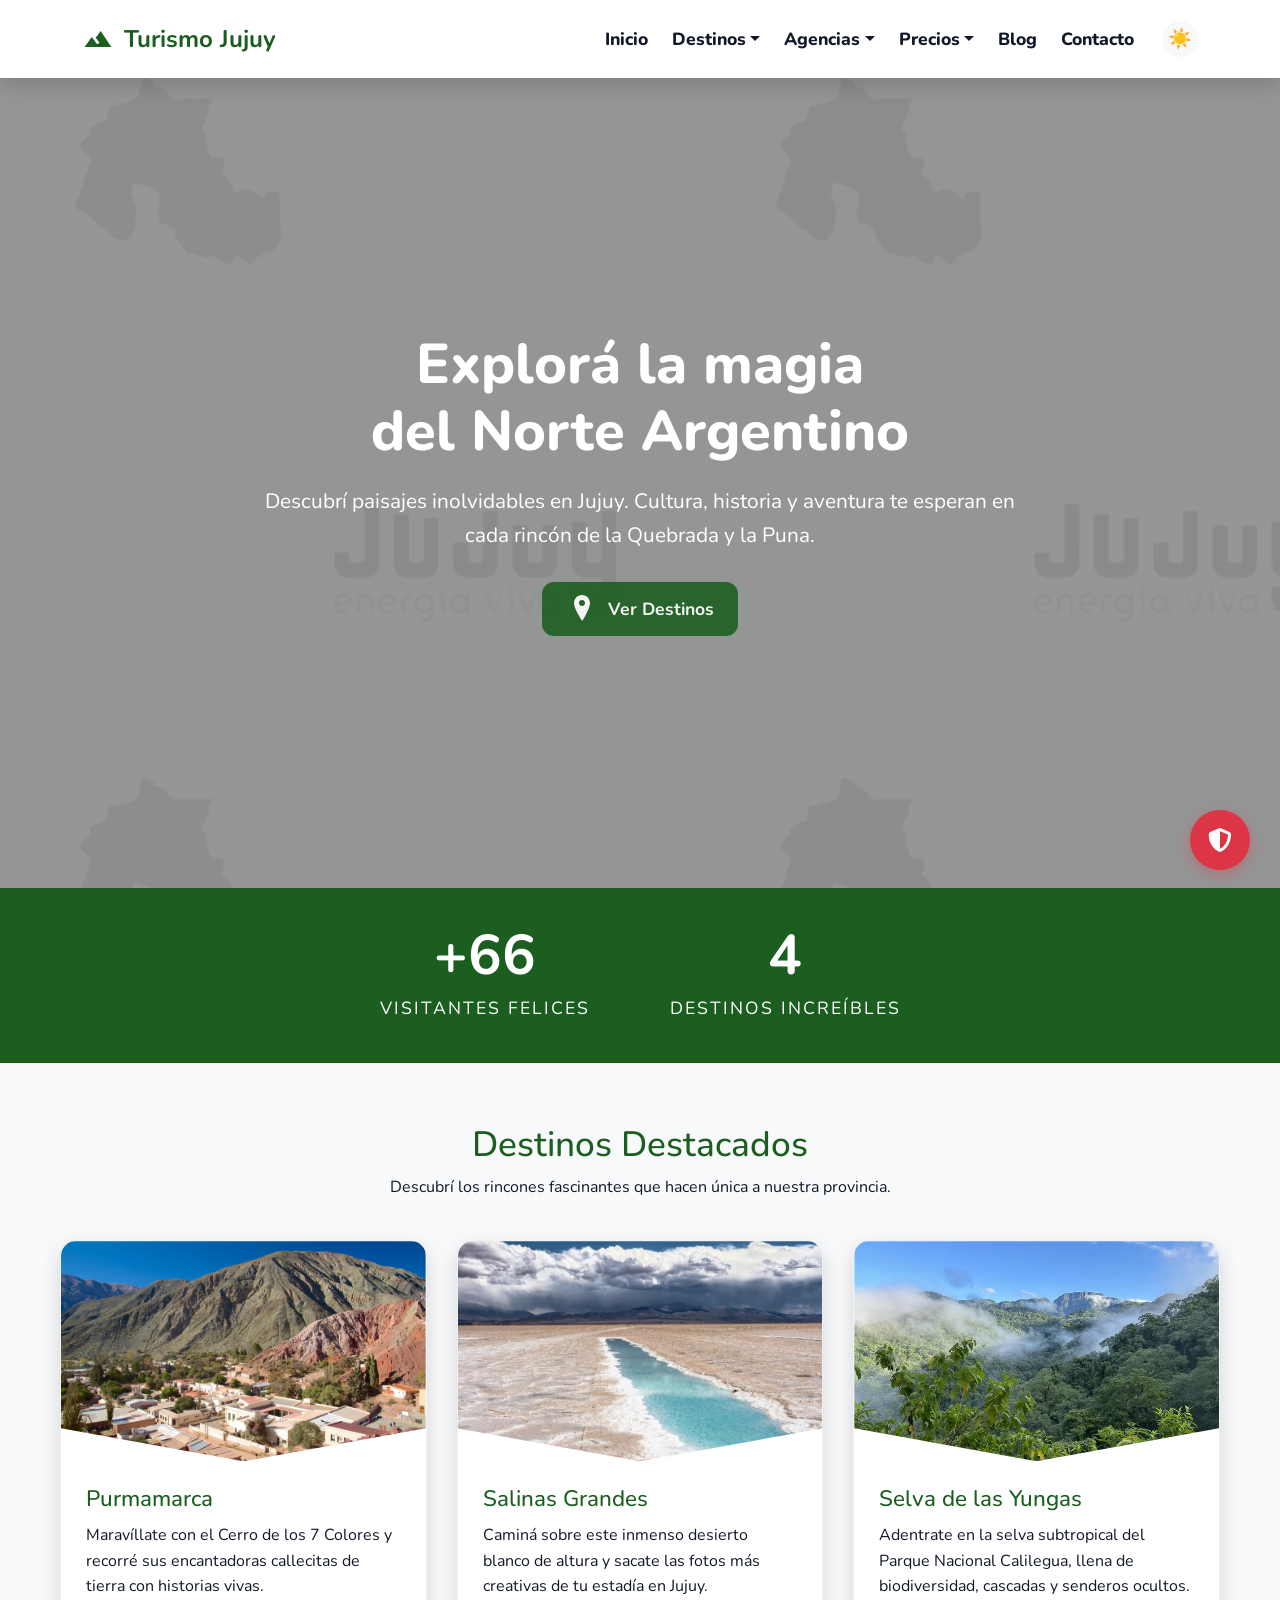
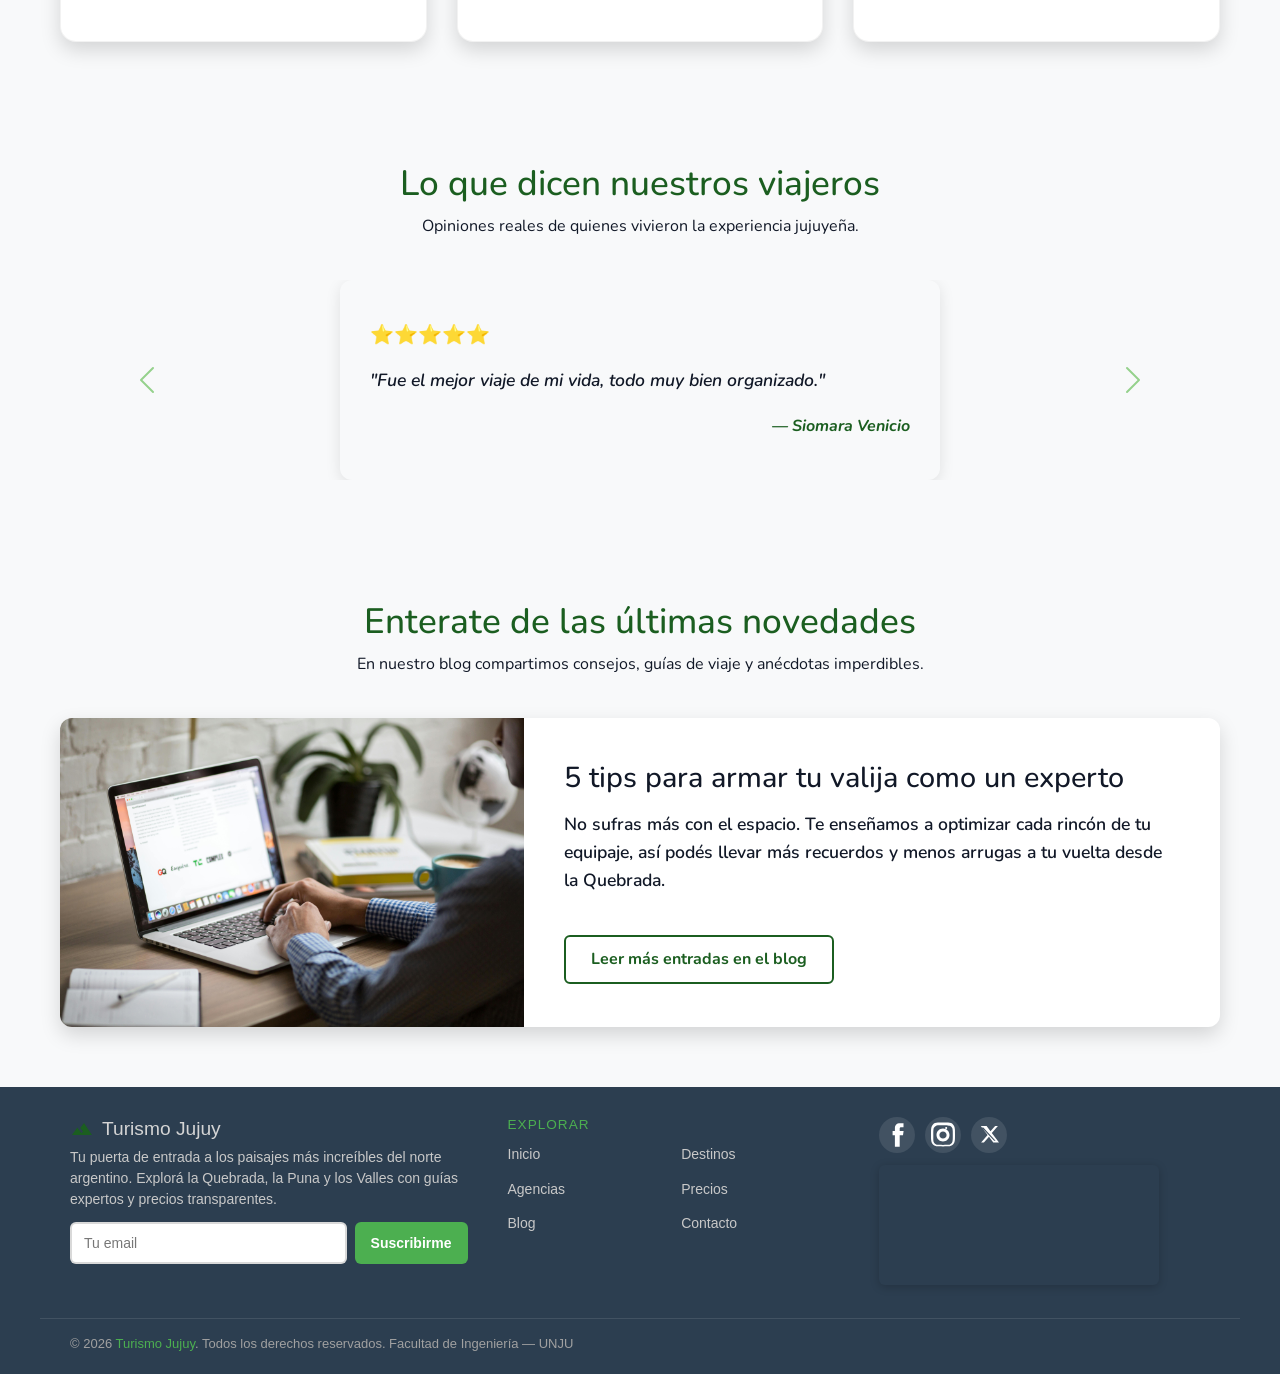
<file: index.html>
<!DOCTYPE html>
<html lang="es">

<head>
    <meta charset="UTF-8">
    <meta name="viewport" content="width=device-width, initial-scale=1.0">
    <title>Turismo | Home</title>
    <link rel="icon" href="images/index/logo.png" type="image/png">
    <!-- Bootstrap CSS -->
    <link href="vendor/bootstrap/css/bootstrap.min.css" rel="stylesheet">
    <!-- Font Awesome -->
    <link rel="stylesheet" href="https://cdnjs.cloudflare.com/ajax/libs/font-awesome/6.5.0/css/all.min.css">
    <!-- CSS propios (después de Bootstrap para poder sobreescribir) -->
    <link rel="stylesheet" href="css/global.css">
    <link rel="stylesheet" href="css/header.css">
    <link rel="stylesheet" href="css/index.css">
    <link rel="stylesheet" href="css/footer.css">
    <link rel="stylesheet" href="css/sprites.css">
    <link rel="stylesheet" href="css/phishing.css">
</head>

<body id="home-page">
    <!-- Toggle Dark Mode CSS-Only -->
    <input type="checkbox" id="dark-mode-toggle" class="sr-only">

    <div id="header-placeholder"></div>
    <main>
        <!-- Hero con Video -->
        <section class="hero-video">
            <iframe class="video-background"
                src="https://www.youtube.com/embed/LZ6R41HlrqA?autoplay=1&mute=1&loop=1&playlist=LZ6R41HlrqA&controls=0&showinfo=0&rel=0&modestbranding=1&iv_load_policy=3&disablekb=1&playsinline=1"
                allow="autoplay; encrypted-media" frameborder="0" aria-hidden="true" tabindex="-1"></iframe>

            <div class="hero-overlay"></div>

            <div class="hero-content">
                <h1>Explorá la magia<br>del Norte Argentino</h1>
                <p>Descubrí paisajes inolvidables en Jujuy. Cultura, historia y aventura te esperan en cada rincón de la
                    Quebrada y la Puna.</p>
                <a href="destinos.html" class="btn-hero" style="display: inline-flex; align-items: center; justify-content: center; gap: 10px; padding: 12px 24px;">
                    <span class="social-icon icon-marker" style="margin-top: -2px;"></span> Ver Destinos
                </a>
            </div>
        </section>

        <!-- Contador numérico jQuery -->
        <section id="estadisticas" class="estadisticas-container">
            <div class="stat-item">
                <span class="counter" data-target="500" data-prefix="+">0</span>
                <span class="label">Visitantes Felices</span>
            </div>
            <div class="stat-item">
                <span class="counter" data-target="30" data-prefix="">0</span>
                <span class="label">Destinos Increíbles</span>
            </div>
        </section>

        <section id="destinos-destacados" class="seccion-destacada">
            <div class="seccion-header">
                <h2>Destinos Destacados</h2>
                <p>Descubrí los rincones fascinantes que hacen única a nuestra provincia.</p>
            </div>

            <div class="destinos-grid">
                <article class="tarjeta-destino">
                    <img src="images/index/purmamarca.webp" alt="Cerro de los 7 Colores en Purmamarca">
                    <div class="tarjeta-body">
                        <h3>Purmamarca</h3>
                        <p>Maravíllate con el Cerro de los 7 Colores y recorré sus encantadoras callecitas de tierra con
                            historias vivas.</p>
                    </div>
                </article>
                <article class="tarjeta-destino">
                    <img src="images/index/salinas.webp" alt="Salinas Grandes">
                    <div class="tarjeta-body">
                        <h3>Salinas Grandes</h3>
                        <p>Caminá sobre este inmenso desierto blanco de altura y sacate las fotos más creativas de tu
                            estadía en Jujuy.</p>
                    </div>
                </article>

                <article class="tarjeta-destino">
                    <img src="images/index/yungas.webp" alt="Parque Nacional Calilegua">
                    <div class="tarjeta-body">
                        <h3>Selva de las Yungas</h3>
                        <p>Adentrate en la selva subtropical del Parque Nacional Calilegua, llena de biodiversidad,
                            cascadas y senderos ocultos.</p>
                    </div>
                </article>
            </div>
        </section>

        <section id="testimonios" class="seccion-testimonios">
            <div class="seccion-header">
                <h2>Lo que dicen nuestros viajeros</h2>
                <p>Opiniones reales de quienes vivieron la experiencia jujuyeña.</p>
            </div>

            <!-- Carrusel Bootstrap -->
            <div id="carouselTestimonios" class="carousel slide" data-bs-ride="carousel">
                <div class="carousel-inner">
                    <div class="carousel-item active">
                        <article class="comentario">
                            <div class="estrellas">⭐⭐⭐⭐⭐</div>
                            <p>"Fue el mejor viaje de mi vida, todo muy bien organizado."</p><cite>— Siomara
                                Venicio</cite>
                        </article>
                    </div>
                    <div class="carousel-item">
                        <article class="comentario">
                            <div class="estrellas">⭐⭐⭐⭐⭐</div>
                            <p>"Increíbles los guías, nos llevaron a lugares que no estaban en el mapa."</p><cite>—
                                Gabriel Calisaya</cite>
                        </article>
                    </div>
                    <div class="carousel-item">
                        <article class="comentario">
                            <div class="estrellas">⭐⭐⭐⭐⭐</div>
                            <p>"Precios super accesibles recomendadisimo!"</p><cite>— Sofia Verdeja</cite>
                        </article>
                    </div>
                    <div class="carousel-item">
                        <article class="comentario">
                            <div class="estrellas">⭐⭐⭐⭐</div>
                            <p>"La organización fue impecable. Pudimos resolver todo genial para mis amigos. Un 10/10."
                            </p>
                            <cite>— Irene Quiroga</cite>
                        </article>
                    </div>
                    <div class="carousel-item">
                        <article class="comentario">
                            <div class="estrellas">⭐⭐⭐⭐⭐</div>
                            <p>"Con mi pareja fuimos para carnaval, una locura lo lindo que se experimentó todo."</p>
                            <cite>— Mauro Nanda</cite>
                        </article>
                    </div>
                </div>
                <button class="carousel-control-prev" type="button" data-bs-target="#carouselTestimonios"
                    data-bs-slide="prev">
                    <span class="carousel-control-prev-icon" aria-hidden="true"></span>
                    <span class="visually-hidden">Anterior</span>
                </button>
                <button class="carousel-control-next" type="button" data-bs-target="#carouselTestimonios"
                    data-bs-slide="next">
                    <span class="carousel-control-next-icon" aria-hidden="true"></span>
                    <span class="visually-hidden">Siguiente</span>
                </button>
            </div>
            </div>
        </section>

        <section id="invitacion-blog" class="seccion-blog-fade">
            <div class="seccion-header">
                <h2>Enterate de las últimas novedades</h2>
                <p>En nuestro blog compartimos consejos, guías de viaje y anécdotas imperdibles.</p>
            </div>

            <article class="preview-blog">
                <img src="images/index/blog.jpeg" alt="Imagen miniatura del blog">
                <div class="preview-blog-content">
                    <h3>5 tips para armar tu valija como un experto</h3>
                    <p>No sufras más con el espacio. Te enseñamos a optimizar cada rincón de tu equipaje, así podés
                        llevar más recuerdos y menos arrugas a tu vuelta desde la Quebrada.</p>
                    <a href="blog.html" class="btn-secundario">Leer más entradas en el blog</a>
                </div>
            </article>
        </section>

        <!-- Botón Flotante Phishing -->
        <button class="btn-flotante-phishing" data-bs-toggle="modal" data-bs-target="#modalPhishing" aria-label="Abrir Simulación de Phishing">
            <i class="fa-solid fa-shield-halved"></i>
            <span class="tooltip-phishing">Simulación Phishing</span>
        </button>

        <!-- Modal Phishing -->
        <div class="modal fade" id="modalPhishing" tabindex="-1" aria-labelledby="modalPhishingLabel"
            aria-hidden="true">
            <div class="modal-dialog modal-lg modal-dialog-scrollable">
                <div class="modal-content">
                    <div class="modal-header bg-danger text-white">
                        <h5 class="modal-title" id="modalPhishingLabel">
                            <i class="fa-solid fa-triangle-exclamation me-2"></i> ¡Alerta de Seguridad! Simulación de
                            Phishing
                        </h5>
                        <button type="button" class="btn-close btn-close-white" data-bs-dismiss="modal"
                            aria-label="Close"></button>
                    </div>
                    <div class="modal-body">
                        <p class="text-muted mb-4">
                            Lee el siguiente correo electrónico simulado e identifica las <strong>5 señales de fraude
                                (phishing)</strong> haciendo clic en ellas.
                        </p>

                        <div class="email-simulado border rounded position-relative shadow-sm overflow-hidden">
                            <!-- Falso Encabezado de Cliente de Correo -->
                            <div class="bg-light p-2 border-bottom d-flex align-items-center">
                                <div class="d-flex gap-1 me-3">
                                    <span class="rounded-circle bg-danger d-inline-block" style="width: 12px; height: 12px;"></span>
                                    <span class="rounded-circle bg-warning d-inline-block" style="width: 12px; height: 12px;"></span>
                                    <span class="rounded-circle bg-success d-inline-block" style="width: 12px; height: 12px;"></span>
                                </div>
                                <span class="text-muted small fw-bold">Correo Entrante - Bandeja Principal</span>
                            </div>

                            <div class="p-4">
                                <!-- TRAMPA 5: Logo falso/pixelado -->
                                <div class="text-center mb-3 trampa"
                                    data-explicacion="El logotipo es sospechoso o de baja calidad, a menudo robado o modificado.">
                                    <h3 class="text-primary fw-bold fst-italic mb-0" style="letter-spacing: 2px;">Banc0 NacionaI
                                    </h3>
                                    <small class="text-muted">La banca de tu país</small>
                                </div>

                            <!-- TRAMPA 1: Remitente falso -->
                            <div class="email-header mb-4 pb-2 border-bottom">
                                <div class="trampa"
                                    data-explicacion="El dominio del correo (lo que sigue después del @) no es el oficial. Los estafadores usan dominios similares para engañar.">
                                    <strong>De:</strong> alertas@banco-nacionaI-seguridad.com.ar
                                </div>
                                <!-- TRAMPA 2: Asunto urgente -->
                                <div class="trampa mt-1 text-danger fw-bold"
                                    data-explicacion="Generan sentido de urgencia o miedo extremo ('bloqueo', 'urgente') para que actúes rápido sin pensar.">
                                    <strong>Asunto:</strong> AVISO URGENTE: Bloqueo preventivo de su Home Banking
                                </div>
                                <div class="text-muted mt-1 small">
                                    <strong>Para:</strong> usuario@email.com
                                </div>
                            </div>

                            <div class="email-body">
                                <p>Estimado cliente,</p>
                                <p>Hemos detectado un intento de inicio de sesión inusual en su cuenta bancaria. Por motivos de seguridad y para proteger sus fondos, su acceso al Home Banking ha sido bloqueado temporalmente.</p>

                                <!-- TRAMPA 3: Link falso -->
                                <div class="text-center my-4">
                                    <span class="trampa btn btn-primary px-4 py-2"
                                        data-explicacion="El botón te dirige a una página falsa. Si pasas el mouse por encima (sin hacer clic), verás que la URL real no coincide con la oficial del banco.">
                                        Desbloquear mi cuenta ahora
                                    </span>
                                </div>

                                <p>Para restaurar el acceso, por favor valide su identidad ingresando al enlace anterior o respondiendo a este correo con la siguiente información:</p>
                                <!-- TRAMPA 4: Petición de datos sensibles -->
                                <ul class="trampa bg-light p-3 rounded"
                                    data-explicacion="Nunca un banco te pedirá contraseñas, PINs del cajero, Token o todos los números de tu tarjeta por correo electrónico.">
                                    <li>Su número de DNI completo</li>
                                    <li>Clave de 4 dígitos (PIN) del cajero automático</li>
                                    <li>Los 16 dígitos de su tarjeta de débito y código de seguridad (CVC)</li>
                                </ul>

                                <p>Atentamente,<br>Departamento de Prevención de Fraudes.</p>
                            </div> <!-- fin email-body -->
                        </div> <!-- fin p-4 -->
                    </div> <!-- fin email-simulado -->
                </div> <!-- fin modal-body -->
                <div class="modal-footer d-flex justify-content-between align-items-center">
                        <div class="fw-bold text-primary">
                            <span id="contador-phishing">0</span>/5 señales encontradas
                        </div>
                        <div>
                            <button type="button" class="btn btn-outline-secondary" id="btn-revelar-trampas">Revelar
                                Todo</button>
                            <button type="button" class="btn btn-secondary" data-bs-dismiss="modal">Cerrar</button>
                        </div>
                    </div>
                </div>
            </div>
        </div>
    </main>
    <div id="footer-placeholder"></div>

    <!-- jQuery -->
    <script src="js/layout.js"></script>
    <script src="https://code.jquery.com/jquery-3.7.1.min.js"></script>
    <!-- Bootstrap JS -->
    <script src="vendor/bootstrap/js/bootstrap.bundle.min.js"></script>
    <!-- Home animations JS -->
    <script src="js/home.js"></script>
    <!-- Phishing Educativo JS -->
    <script src="js/phishing.js"></script>
</body>

</html>
</file>
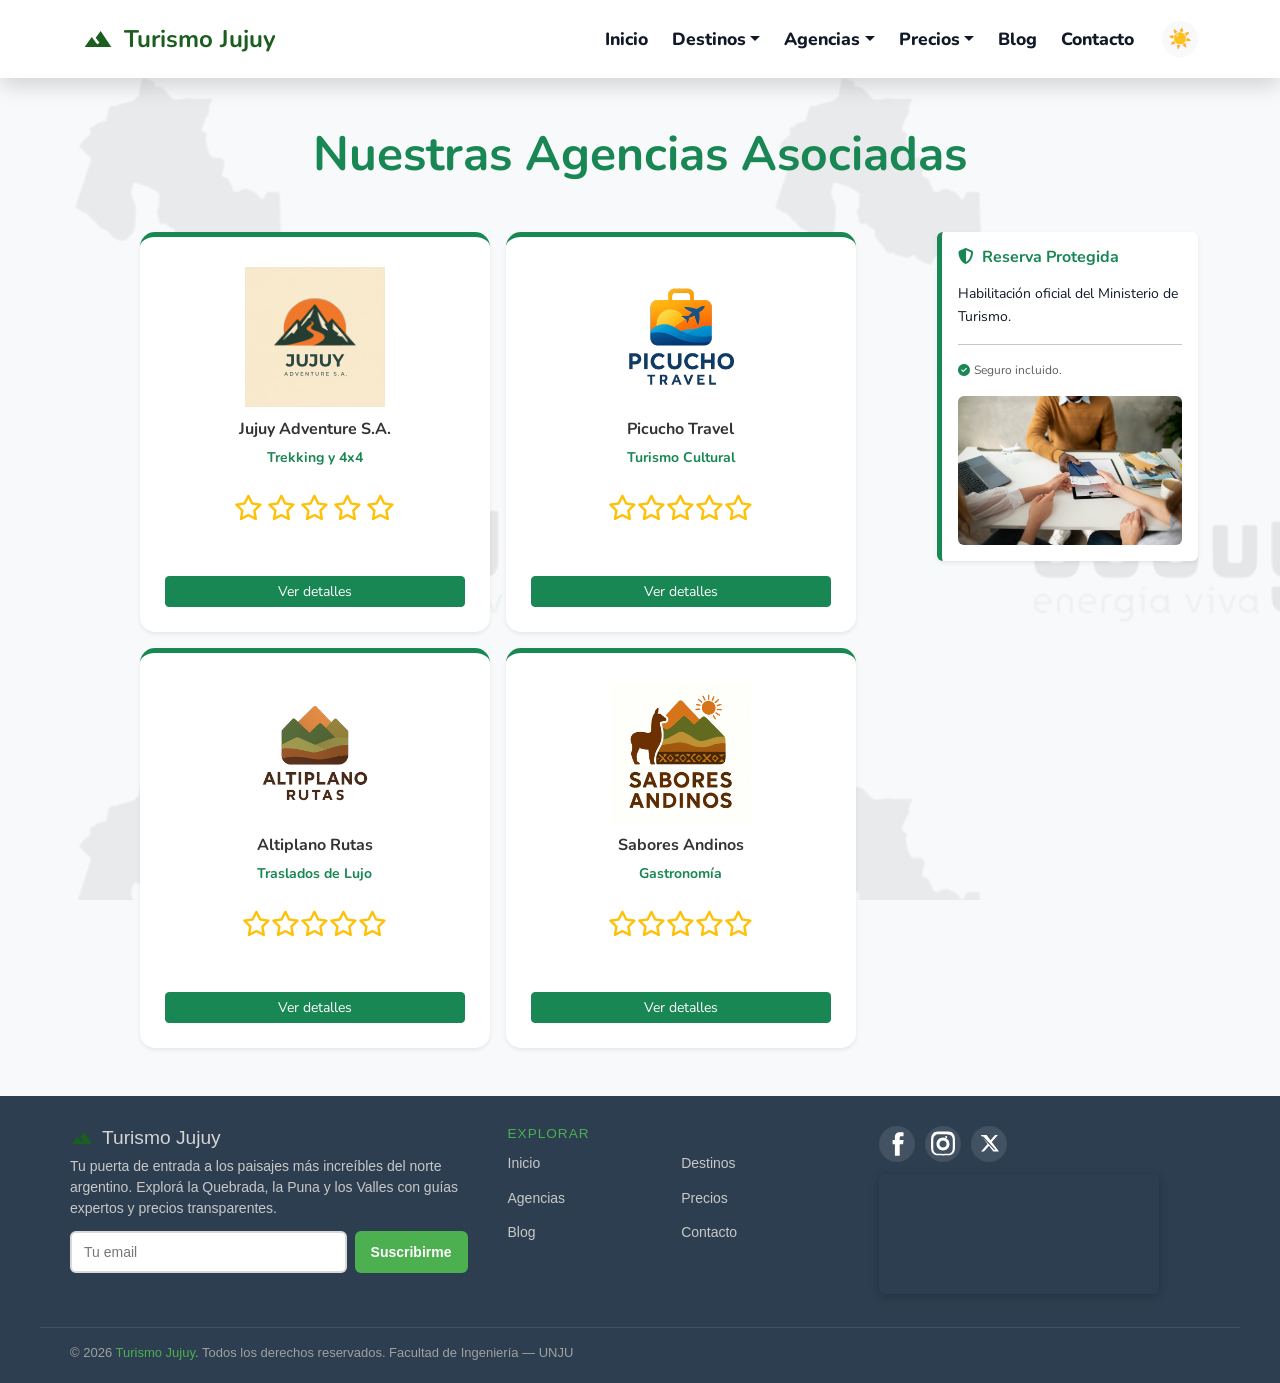
<file: agencias.html>
<!DOCTYPE html>
<html lang="es">
<head>
    <meta charset="UTF-8">
    <meta name="viewport" content="width=device-width, initial-scale=1.0">
    <title>Turismo | Agencias Aliadas</title>
    <link rel="icon" href="images/index/logo.png" type="image/png">
    <!-- Bootstrap CSS -->
    <link href="vendor/bootstrap/css/bootstrap.min.css" rel="stylesheet">
    <!-- Font Awesome -->
    <link rel="stylesheet" href="https://cdnjs.cloudflare.com/ajax/libs/font-awesome/6.5.0/css/all.min.css">
    <!-- CSS propios -->
    <link rel="stylesheet" href="css/global.css">
    <link rel="stylesheet" href="css/header.css">
    <link rel="stylesheet" href="css/agencias.css">
    <link rel="stylesheet" href="css/footer.css">
    <link rel="stylesheet" href="css/sprites.css">
</head>
<body id="agencias-page">
    <input type="checkbox" id="dark-mode-toggle" class="sr-only">
    
    <div id="header-placeholder"></div>

<main class="container my-5">
    <section id="intro-agencias" class="text-center mb-5">
        <h1 class="display-5 fw-bold text-success">Nuestras Agencias Asociadas</h1>
    </section>

    <div class="row g-4">
        <section id="directorio-agencias" class="col-lg-9">
            <div class="row g-3 justify-content-center">
                
                <article class="col-auto">
                    <div class="partner-card">
                        <div class="partner-card-inner">
                            <div class="partner-card-front shadow-sm border-top border-success border-5 text-center">
                                <div class="partner-logo mb-2">
                                    <img src="images/agencias/jujuy-adventure.svg" alt="Logo">
                                </div>
                                <div class="flex-grow-1">
                                    <h3 class="h6 fw-bold">Jujuy Adventure S.A.</h3>
                                    <p class="small text-success fw-bold mb-1">Trekking y 4x4</p>
                                    <div class="rating-estrellas mb-2">
                                        <i class="far fa-star" data-value="1"></i>
                                        <i class="far fa-star" data-value="2"></i>
                                        <i class="far fa-star" data-value="3"></i>
                                        <i class="far fa-star" data-value="4"></i>
                                        <i class="far fa-star" data-value="5"></i>
                                    </div>
                                </div>
                                <button class="btn btn-success btn-sm btn-flip mt-auto">Ver detalles</button>
                            </div> 
                            <div class="partner-card-back text-white text-center">
                                <h4 class="h6 fw-bold">Más Detalles</h4>
                                <p class="small flex-grow-1">Líderes en expediciones a las Salinas Grandes y el Hornocal.</p>
                                <div class="mt-auto">
                                    <a href="contacto.html" class="btn btn-light btn-sm text-success fw-bold w-100 mb-1">Contactar</a>
                                    <button class="btn btn-link btn-sm text-white btn-volver text-decoration-none p-0">Volver</button>
                                </div>
                            </div>
                        </div>
                    </div>
                </article>

                <article class="col-auto">
                    <div class="partner-card">
                        <div class="partner-card-inner">
                            <div class="partner-card-front shadow-sm border-top border-success border-5 text-center">
                                <div class="partner-logo mb-2">
                                    <img src="images/agencias/Picucho-travel.svg" alt="Logo">
                                </div>
                                <div class="flex-grow-1">
                                    <h3 class="h6 fw-bold">Picucho Travel</h3>
                                    <p class="small text-success fw-bold mb-1">Turismo Cultural</p>
                                    <div class="rating-estrellas mb-2">
                                        <i class="far fa-star" data-value="1"></i><i class="far fa-star" data-value="2"></i><i class="far fa-star" data-value="3"></i><i class="far fa-star" data-value="4"></i><i class="far fa-star" data-value="5"></i>
                                    </div>
                                </div>
                                <button class="btn btn-success btn-sm btn-flip mt-auto">Ver detalles</button>
                            </div>
                            <div class="partner-card-back text-white text-center">
                                <h4 class="h6 fw-bold">Más Detalles</h4>
                                <p class="small flex-grow-1">Expertos en recorridos históricos por la Quebrada.</p>
                                <div class="mt-auto">
                                    <a href="#" class="btn btn-light btn-sm text-success fw-bold w-100 mb-1">Contactar</a>
                                    <button class="btn btn-link btn-sm text-white btn-volver text-decoration-none p-0">Volver</button>
                                </div>
                            </div>
                        </div>
                    </div>
                </article>

                <article class="col-auto">
                    <div class="partner-card">
                        <div class="partner-card-inner">
                            <div class="partner-card-front shadow-sm border-top border-success border-5 text-center">
                                <div class="partner-logo mb-2">
                                    <img src="images/agencias/altiplano-rutas.svg" alt="Logo">
                                </div>
                                <div class="flex-grow-1">
                                    <h3 class="h6 fw-bold">Altiplano Rutas</h3>
                                    <p class="small text-success fw-bold mb-1">Traslados de Lujo</p>
                                    <div class="rating-estrellas mb-2">
                                        <i class="far fa-star" data-value="1"></i><i class="far fa-star" data-value="2"></i><i class="far fa-star" data-value="3"></i><i class="far fa-star" data-value="4"></i><i class="far fa-star" data-value="5"></i>
                                    </div>
                                </div>
                                <button class="btn btn-success btn-sm btn-flip mt-auto">Ver detalles</button>
                            </div>
                            <div class="partner-card-back text-white text-center">
                                <h4 class="h6 fw-bold">Más Detalles</h4>
                                <p class="small flex-grow-1">Seguridad para viajes de larga distancia en unidades de alta gama.</p>
                                <div class="mt-auto">
                                    <a href="#" class="btn btn-light btn-sm text-success fw-bold w-100 mb-1">Contactar</a>
                                    <button class="btn btn-link btn-sm text-white btn-volver text-decoration-none p-0">Volver</button>
                                </div>
                            </div>
                        </div>
                    </div>
                </article>

                <article class="col-auto">
                    <div class="partner-card">
                        <div class="partner-card-inner">
                            <div class="partner-card-front shadow-sm border-top border-success border-5 text-center">
                                <div class="partner-logo mb-2">
                                    <img src="images/agencias/sabores-andinos.svg" alt="Logo">
                                </div>
                                <div class="flex-grow-1">
                                    <h3 class="h6 fw-bold">Sabores Andinos</h3>
                                    <p class="small text-success fw-bold mb-1">Gastronomía</p>
                                    <div class="rating-estrellas mb-2">
                                        <i class="far fa-star" data-value="1"></i><i class="far fa-star" data-value="2"></i><i class="far fa-star" data-value="3"></i><i class="far fa-star" data-value="4"></i><i class="far fa-star" data-value="5"></i>
                                    </div>
                                </div>
                                <button class="btn btn-success btn-sm btn-flip mt-auto">Ver detalles</button>
                            </div>
                            <div class="partner-card-back text-white text-center">
                                <h4 class="h6 fw-bold">Más Detalles</h4>
                                <p class="small flex-grow-1">Rutas del vino y clases de cocina regional en el corazón de Jujuy.</p>
                                <div class="mt-auto">
                                    <a href="#" class="btn btn-light btn-sm text-success fw-bold w-100 mb-1">Contactar</a>
                                    <button class="btn btn-link btn-sm text-white btn-volver text-decoration-none p-0">Volver</button>
                                </div>
                            </div>
                        </div>
                    </div>
                </article>

            </div>
        </section>

        <aside class="col-lg-3">
            <div class="garantia-box p-3 bg-white border-start border-success border-5 shadow-sm rounded">
                <h4 class="h6 text-success fw-bold mb-3"><i class="fas fa-shield-alt me-2"></i>Reserva Protegida</h4>
                <p class="small mb-2">Habilitación oficial del Ministerio de Turismo.</p>
                <hr>
                <p class="text-muted" style="font-size: 0.75rem;"><i class="fas fa-check-circle text-success me-1"></i>Seguro incluido.</p>
                <img src="images/agencias/seguro.jpg" class="img-fluid rounded mt-2" alt="Seguro">
            </div>
        </aside>
    </div>
</main>

    <div id="footer-placeholder"></div>

    <!-- jQuery -->
    <script src="js/layout.js"></script>
    <script src="https://code.jquery.com/jquery-3.7.1.min.js"></script>
    <!-- Bootstrap JS -->
    <script src="vendor/bootstrap/js/bootstrap.bundle.min.js"></script>
    <!-- JS propios -->
    <script src="js/agencias.js"></script>
</body>
</html>
</file>
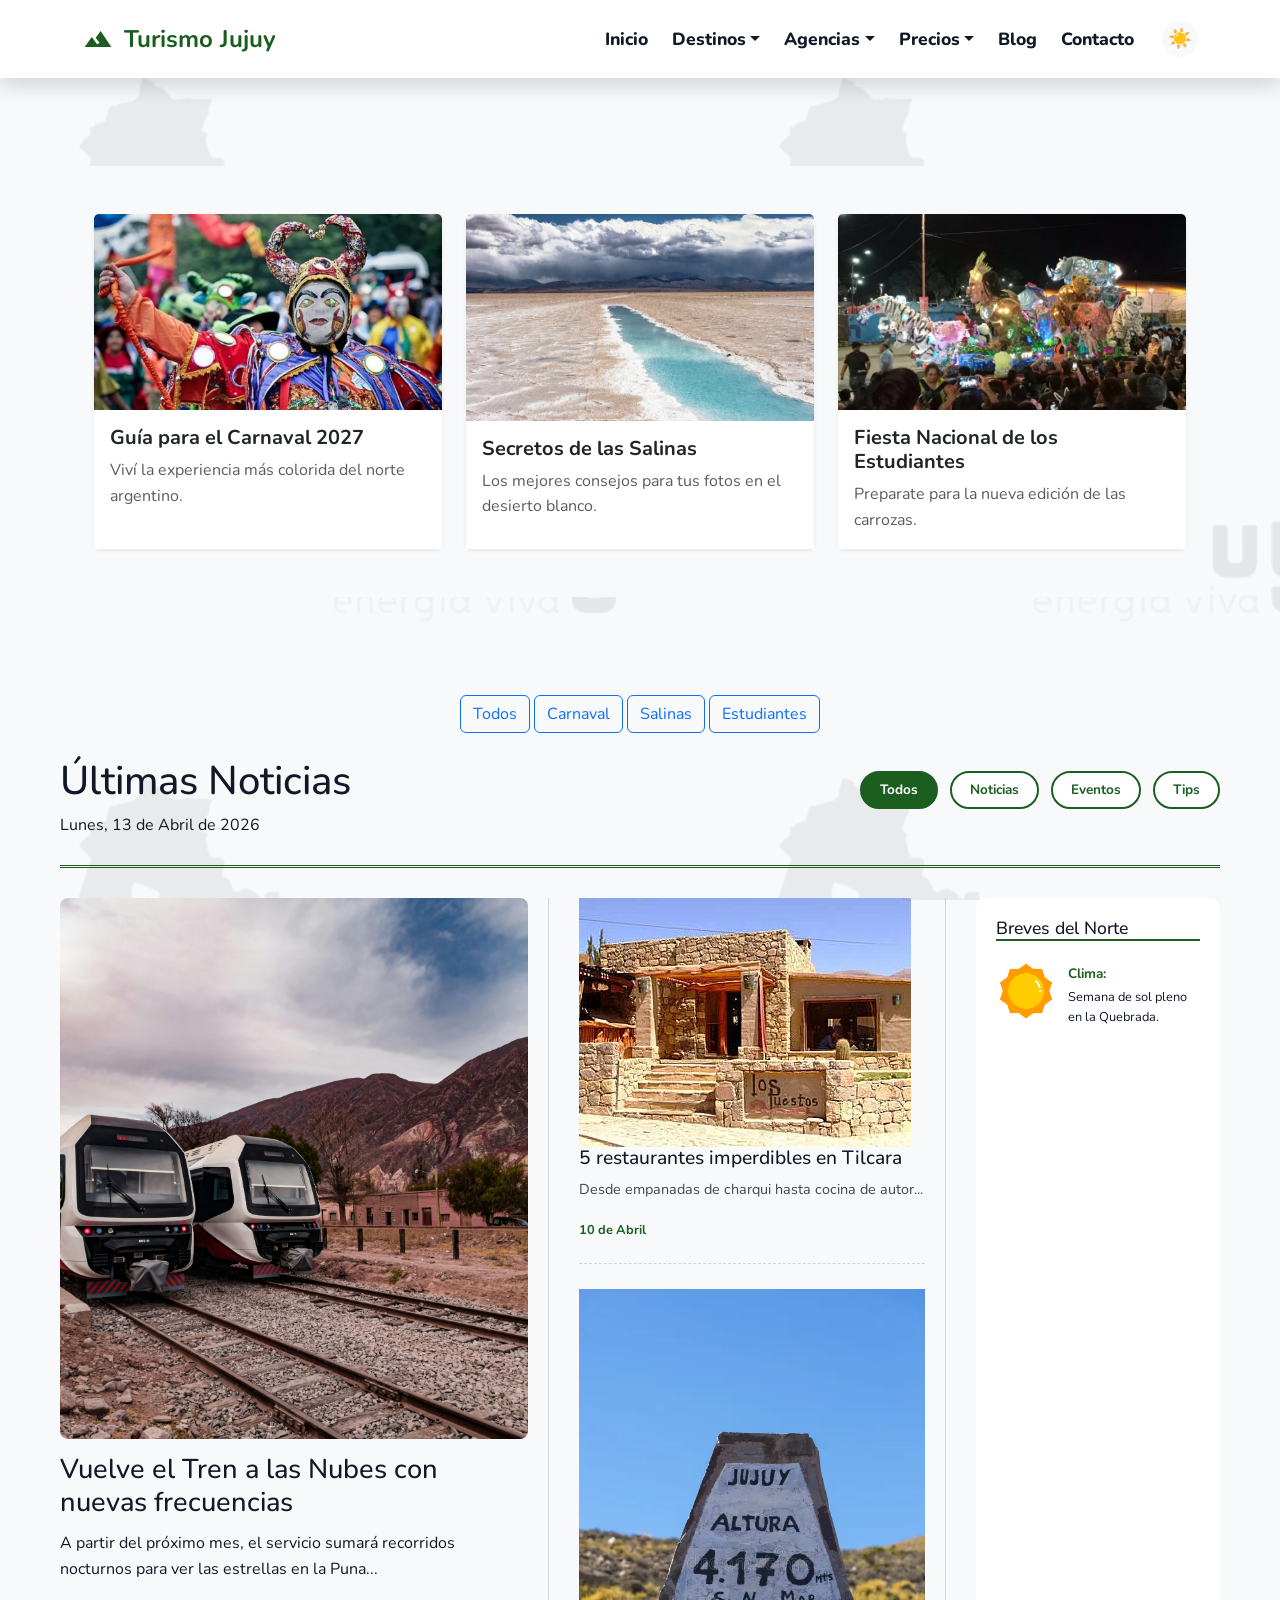
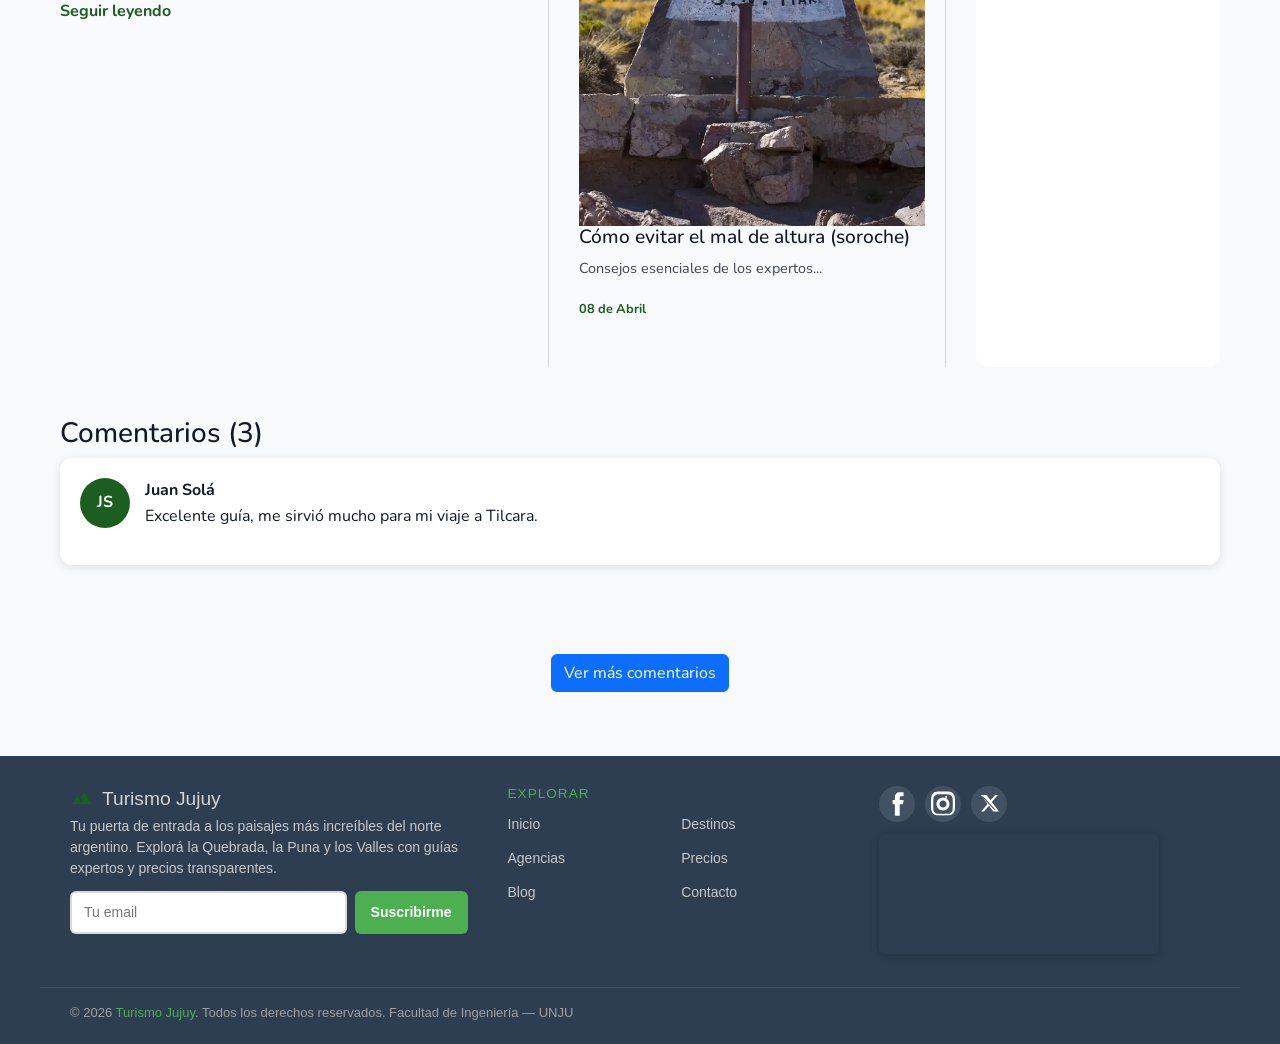
<file: blog.html>
<!DOCTYPE html>
<html lang="es">

<head>
    <meta charset="UTF-8">
    <meta name="viewport" content="width=device-width, initial-scale=1.0">
    <title>Turismo | Blog de Viajes</title>
    <link rel="icon" href="images/index/logo.png" type="image/png">
    <!-- Bootstrap CSS -->
    <link href="vendor/bootstrap/css/bootstrap.min.css" rel="stylesheet">
    <!-- Font Awesome -->
    <link rel="stylesheet" href="https://cdnjs.cloudflare.com/ajax/libs/font-awesome/6.5.0/css/all.min.css">
    <!-- CSS propios -->
    <link rel="stylesheet" href="css/global.css">
    <link rel="stylesheet" href="css/header.css">
    <link rel="stylesheet" href="css/blog.css">
    <link rel="stylesheet" href="css/footer.css">
    <link rel="stylesheet" href="css/sprites.css">
</head>

<body id="blog-page">
    <input type="checkbox" id="dark-mode-toggle" class="sr-only">

    <div id="header-placeholder"></div>

    <main>
        <div class="container my-5">
    <div class="row">
       <section id="blog-hero" class="py-5 bg-light">
    <div class="container">
       <div class="row g-4">
            <div class="col-md-4 filter carnaval">
                <div class="card h-100 shadow-sm border-0">
                    <img src="images/blog/carnaval.webp" class="card-img-top" alt="Carnaval">
                    <div class="card-body bg-white">
                        <h5 class="card-title fw-bold">Guía para el Carnaval 2027</h5>
                        <p class="card-text text-muted">Viví la experiencia más colorida del norte argentino.</p>
                    </div>
                </div>
            </div>

            <div class="col-md-4 filter salinas">
                <div class="card h-100 shadow-sm border-0">
                    <img src="images/destinos/salinas.webp" class="card-img-top" alt="Salinas">
                    <div class="card-body bg-white">
                        <h5 class="card-title fw-bold">Secretos de las Salinas</h5>
                        <p class="card-text text-muted">Los mejores consejos para tus fotos en el desierto blanco.</p>
                    </div>
                </div>
            </div>

            <div class="col-md-4 filter estudiantes">
                <div class="card h-100 shadow-sm border-0">
                    <img src="images/blog/fiesta-estudiantes.webp" class="card-img-top" alt="Fiesta Estudiantes">
                    <div class="card-body bg-white">
                        <h5 class="card-title fw-bold">Fiesta Nacional de los Estudiantes</h5>
                        <p class="card-text text-muted">Preparate para la nueva edición de las carrozas.</p>
                    </div>
                </div>
            </div>
        </div>
            </div>
        </div>
    </div>
</section>
        <div class="container text-center my-4">
    <button class="btn btn-outline-primary filter-btn" data-filter="all">Todos</button>
    <button class="btn btn-outline-primary filter-btn" data-filter="carnaval">Carnaval</button>
    <button class="btn btn-outline-primary filter-btn" data-filter="salinas">Salinas</button>
    <button class="btn btn-outline-primary filter-btn" data-filter="estudiantes">Estudiantes</button>
</div>
        <section id="noticias-diario">
            <div class="noticias-header">
                <div class="header-info">
                    <h1>Últimas Noticias</h1>
                    <p>Lunes, 13 de Abril de 2026</p>
                </div>

                <div class="tags-container">
                    <button class="tag-btn active" data-filter="all">Todos</button>
                    <button class="tag-btn" data-filter="noticias">Noticias</button>
                    <button class="tag-btn" data-filter="eventos">Eventos</button>
                    <button class="tag-btn" data-filter="tips">Tips</button>
                </div>
            </div>

            <div class="grid-diario">
                <article class="nota-principal noticias">
                    <img src="images/blog/transporte.jpeg" alt="Tren a las nubes">
                    <h3>Vuelve el Tren a las Nubes con nuevas frecuencias</h3>
                    <p>A partir del próximo mes, el servicio sumará recorridos nocturnos para ver las estrellas en la
                        Puna...</p>
                    <a href="#">Seguir leyendo</a>
                </article>

                <div class="notas-secundarias">
                    <article class="nota-item eventos">
                        <img src="images/blog/restaurantes.webp" alt="restaurantes">
                        <h4>5 restaurantes imperdibles en Tilcara</h4>
                        <p>Desde empanadas de charqui hasta cocina de autor...</p>
                        <time datetime="2026-04-10">10 de Abril</time>
                    </article>

                    <article class="nota-item tips">
                        <img src="images/blog/altura.webp" alt="altura">
                        <h4>Cómo evitar el mal de altura (soroche)</h4>
                        <p>Consejos esenciales de los expertos...</p>
                        <time datetime="2026-04-08">08 de Abril</time>
                    </article>
                </div>

                <aside class="columna-breves">
                    <h3>Breves del Norte</h3>
                    <div class="breve-item">
                        <img src="images/blog/sol.png" alt="Clima">
                        <div class="breve-texto">
                            <strong>Clima:</strong>
                            <p>Semana de sol pleno en la Quebrada.</p>
                        </div>
                    </div>
                </aside>
            </div>
        </section>

        <section id="comentarios-blog">
            <h3>Comentarios (3)</h3>

            <div class="comentario-item reveal">
                <div class="avatar">JS</div>
                <div class="comentario-texto">
                    <strong>Juan Solá</strong>
                    <p>Excelente guía, me sirvió mucho para mi viaje a Tilcara.</p>
                </div>
            </div>

            <div class="comentario-item reveal">
                <div class="avatar">ML</div>
                <div class="comentario-texto">
                    <strong>María López</strong>
                    <p>¿Saben si el Tren a las Nubes sale todos los días? ¡Increíble la nota!</p>
                </div>
            </div>

            <div class="comentario-item reveal">
                <div class="avatar">RC</div>
                <div class="comentario-texto">
                    <strong>Ricardo Caspala</strong>
                    <p>Jujuy es mágico. Recomiendo ir en febrero para el desentierro del diablo.</p>
                </div>
            </div>
        </section>
        <div class="text-center my-4">
    <button id="btn-comentarios" class="btn btn-primary">Ver más comentarios</button>
       </div>
        </div> </div>
    </main>

    <div id="footer-placeholder"></div>

    <!-- jQuery -->
    <script src="js/layout.js"></script>
    <script src="https://code.jquery.com/jquery-3.7.1.min.js"></script>
    <!-- Bootstrap JS -->
    <script src="vendor/bootstrap/js/bootstrap.bundle.min.js"></script>
    <script src="js/blog.js"></script>
</body>

</html>
</file>
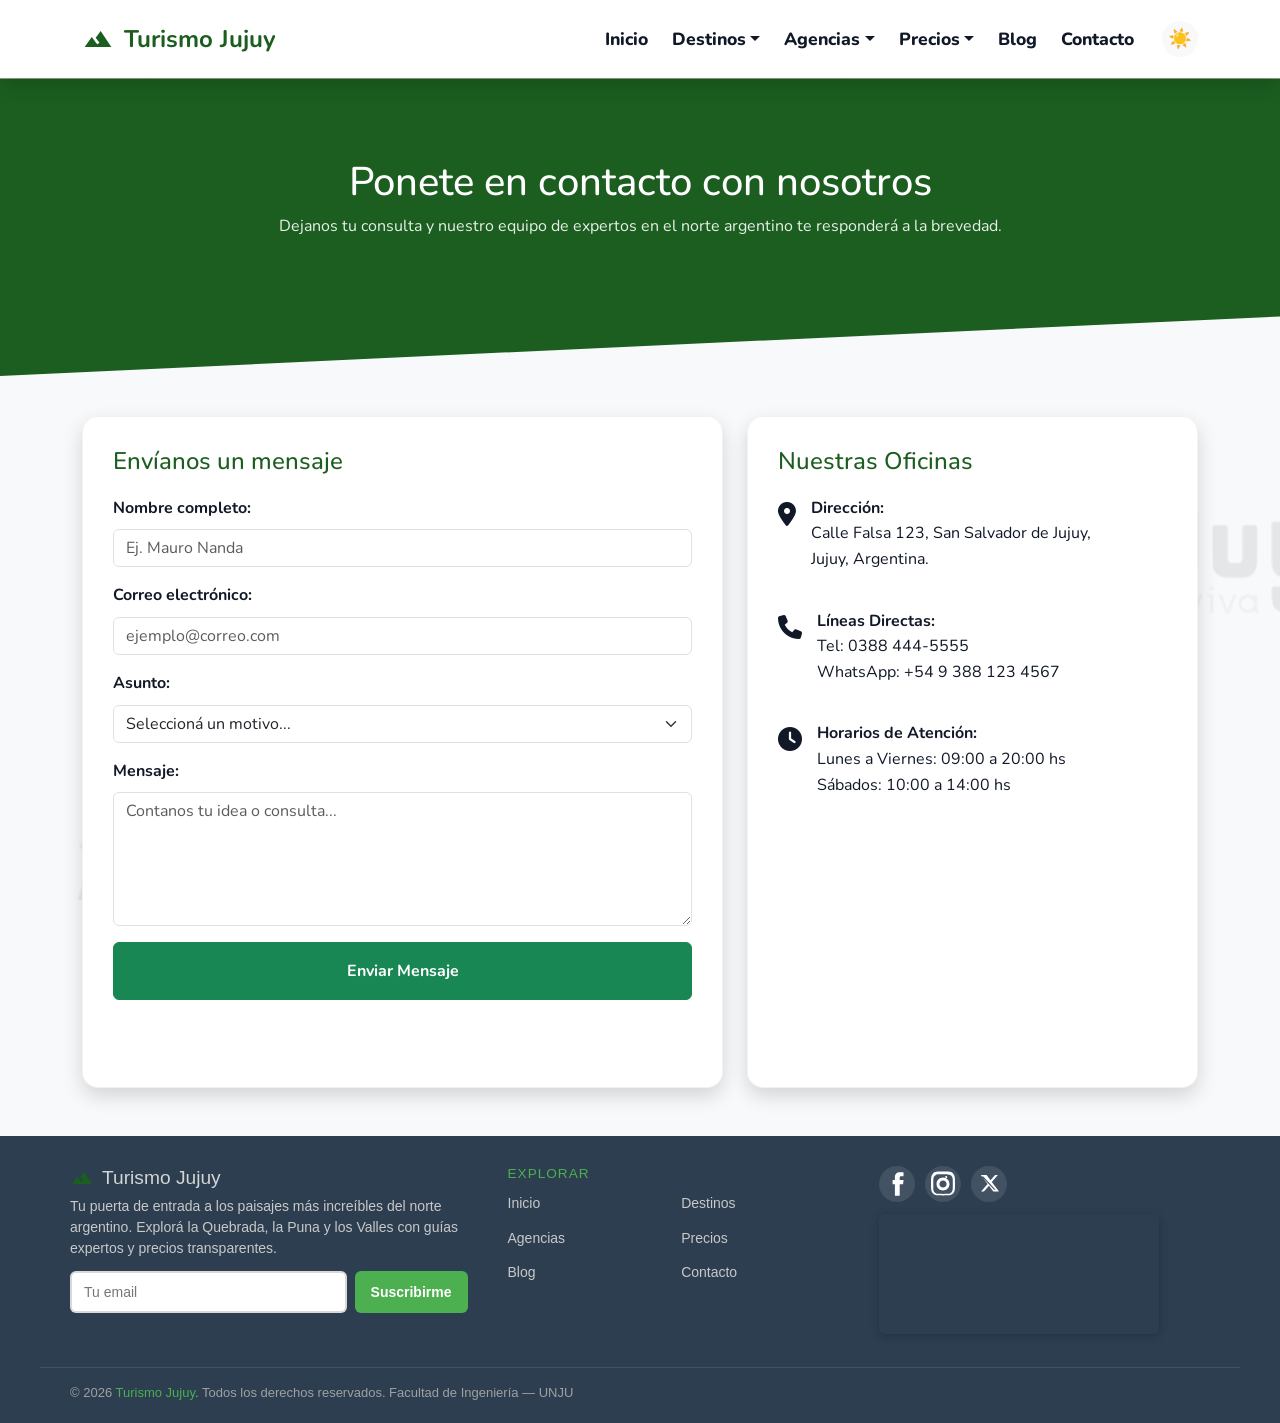
<file: contacto.html>
<!DOCTYPE html>
<html lang="es">

<head>
    <meta charset="UTF-8">
    <meta name="viewport" content="width=device-width, initial-scale=1.0">
    <title>Turismo | Contacto</title>
    <link rel="icon" href="images/index/logo.png" type="image/png">
    <link href="vendor/bootstrap/css/bootstrap.min.css" rel="stylesheet">
    <link rel="stylesheet" href="https://cdnjs.cloudflare.com/ajax/libs/font-awesome/6.5.0/css/all.min.css">
    <link rel="stylesheet" href="css/global.css">
    <link rel="stylesheet" href="css/header.css">
    <link rel="stylesheet" href="css/contacto.css">
    <link rel="stylesheet" href="css/footer.css">
    <link rel="stylesheet" href="css/sprites.css">
</head>

<body id="contacto-page">
    <input type="checkbox" id="dark-mode-toggle" class="sr-only">
    
    <div id="header-placeholder"></div>

    <main class="main-contacto">
        <section class="contacto-header-sec">
            <h1>Ponete en contacto con nosotros</h1>
            <p>Dejanos tu consulta y nuestro equipo de expertos en el norte argentino te responderá a la brevedad.</p>
        </section>

        <div class="container pb-5">
            <div class="row g-4">
                <div class="col-md-7">
                    <div class="formulario-card h-100">
                        <h2>Envíanos un mensaje</h2>
                        <form id="form-contacto" novalidate>
                            <div class="mb-3">
                                <label for="nombre" class="form-label fw-bold">Nombre completo:</label>
                                <input type="text" class="form-control" id="nombre" placeholder="Ej. Mauro Nanda" required>
                                <div class="invalid-feedback">Mínimo 3 caracteres, solo letras.</div>
                            </div>

                            <div class="mb-3">
                                <label for="email" class="form-label fw-bold">Correo electrónico:</label>
                                <input type="email" class="form-control" id="email" placeholder="ejemplo@correo.com" required>
                                <div class="invalid-feedback">Ingresá un correo electrónico válido.</div>
                            </div>

                            <div class="mb-3">
                                <label for="asunto" class="form-label fw-bold">Asunto:</label>
                                <select class="form-select" id="asunto" required>
                                    <option value="">Seleccioná un motivo...</option>
                                    <option value="consulta">Consulta general sobre destinos</option>
                                    <option value="presupuesto">Pedido de presupuesto grupal</option>
                                    <option value="queja">Sugerencias o Reclamos</option>
                                </select>
                            </div>

                            <div class="mb-3">
                                <label for="mensaje" class="form-label fw-bold">Mensaje:</label>
                                <textarea class="form-control" id="mensaje" rows="5" placeholder="Contanos tu idea o consulta..." minlength="10" required></textarea>
                                <div class="invalid-feedback">El mensaje debe tener al menos 10 caracteres.</div>
                            </div>

                            <button type="submit" class="btn btn-success w-100 fw-bold py-3" id="btn-enviar">
                                <span id="btn-text">Enviar Mensaje</span>
                                <span id="btn-spinner" class="spinner-border spinner-border-sm d-none" role="status"></span>
                            </button>
                        </form>
                    </div>
                </div>

                <div class="col-md-5">
                    <aside class="info-card h-100">
                        <h2>Nuestras Oficinas</h2>
                        <div class="info-item">
                            <span class="info-icon"><i class="fa-solid fa-location-dot"></i></span>
                            <div>
                                <strong>Dirección:</strong>
                                <p>Calle Falsa 123, San Salvador de Jujuy,<br>Jujuy, Argentina.</p>
                            </div>
                        </div>
                        <div class="info-item">
                            <span class="info-icon"><i class="fa-solid fa-phone"></i></span>
                            <div>
                                <strong>Líneas Directas:</strong>
                                <p>Tel: 0388 444-5555<br>WhatsApp: +54 9 388 123 4567</p>
                            </div>
                        </div>
                        <div class="info-item">
                            <span class="info-icon"><i class="fa-solid fa-clock"></i></span>
                            <div>
                                <strong>Horarios de Atención:</strong>
                                <p>Lunes a Viernes: 09:00 a 20:00 hs<br>Sábados: 10:00 a 14:00 hs</p>
                            </div>
                        </div>
                        <div class="mapa-responsive-container mt-4">
                            <iframe src="https://www.google.com/maps/embed?pb=!1m18!1m12!1m3!1d3653.1952548198674!2d-65.29779028554265!3d-24.185757084490204!2m3!1f0!2f0!3f0!3m2!1i1024!2i768!4f13.1!3m3!1m2!1s0x941b5218e3e73c5b%3A0x5d68aa09f54072b!2sSan%20Salvador%20de%20Jujuy%2C%20Jujuy!5e0!3m2!1ses!2sar!4v1617812345678!5m2!1ses!2sar" style="border:0;" allowfullscreen="" loading="lazy" title="Ubicación Agencia Jujuy"></iframe>
                        </div>
                    </aside>
                </div>
            </div>
        </div>
    </main>

    <div id="footer-placeholder"></div>

    <div class="modal fade" id="modalExito" tabindex="-1" aria-hidden="true">
        <div class="modal-dialog modal-dialog-centered">
            <div class="modal-content text-center p-4">
                <div class="modal-body">
                    <i class="fa-solid fa-circle-check fa-4x text-success mb-3"></i>
                    <h2>¡Mensaje Enviado!</h2>
                    <p>Gracias por contactarnos. Tu consulta sobre Jujuy será respondida a la brevedad.</p>
                    <button type="button" class="btn btn-success px-5" data-bs-dismiss="modal">Aceptar</button>
                </div>
            </div>
        </div>
    </div>

    <script src="js/layout.js"></script>
    <script src="https://code.jquery.com/jquery-3.7.1.min.js"></script>
    <script src="vendor/bootstrap/js/bootstrap.bundle.min.js"></script>
    <script src="js/contacto.js"></script>
</body>
</html>
</file>
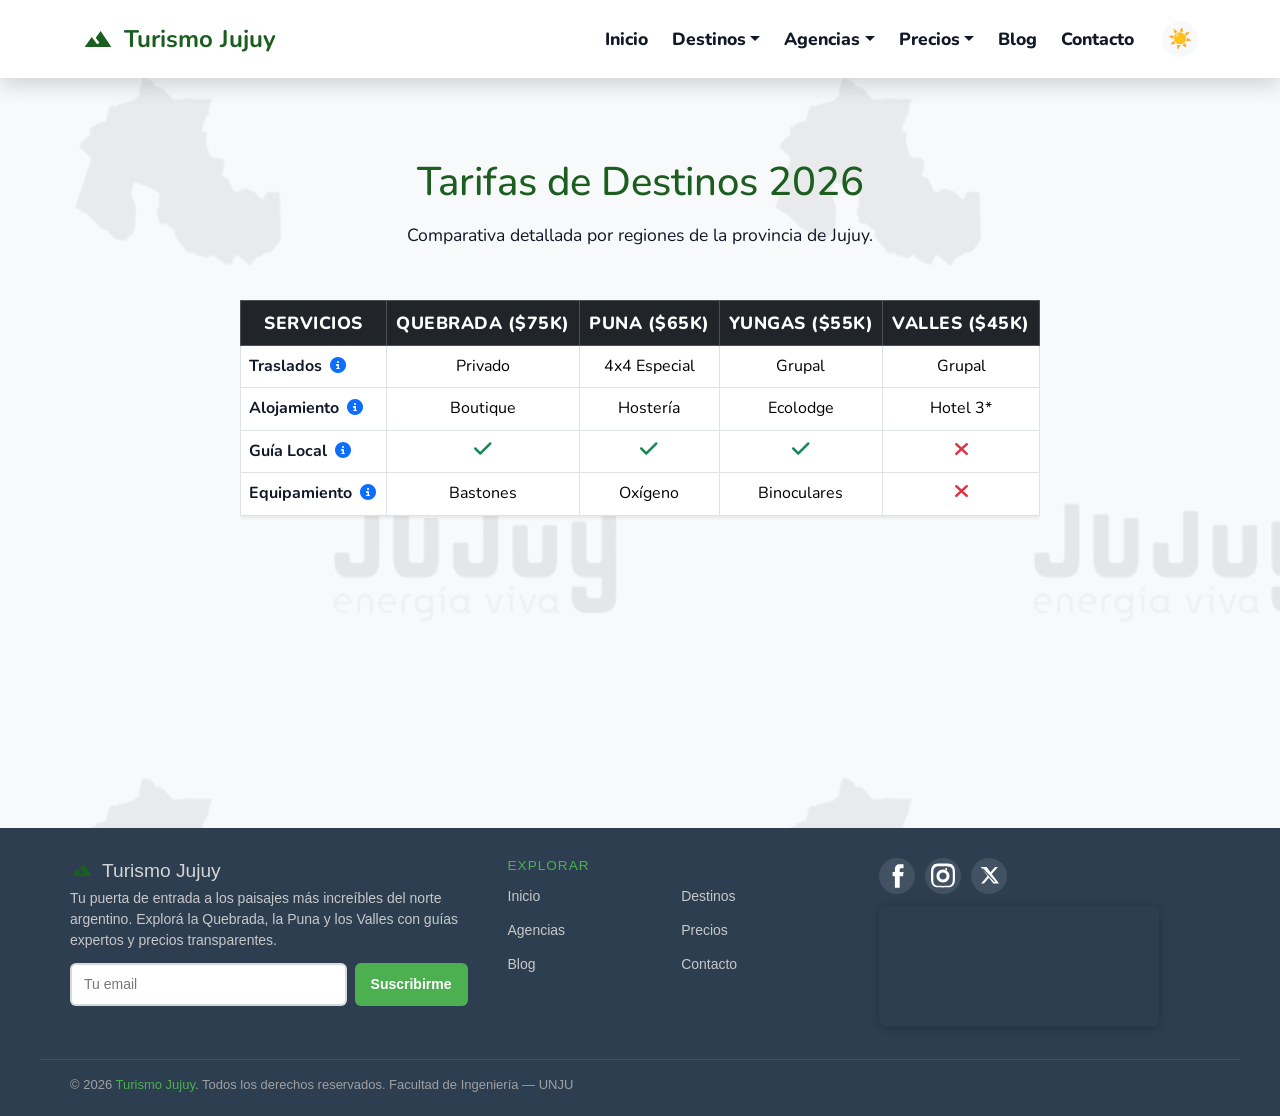
<file: precios.html>
<!DOCTYPE html>
<html lang="es">

<head>
    <meta charset="UTF-8">
    <meta name="viewport" content="width=device-width, initial-scale=1.0">
    <title>Comparador de Precios - Turismo Jujuy</title>
    <link rel="icon" href="images/index/logo.png" type="image/png">
    <!-- Bootstrap CSS -->
    <link href="vendor/bootstrap/css/bootstrap.min.css" rel="stylesheet">
    <!-- Font Awesome -->
    <link rel="stylesheet" href="https://cdnjs.cloudflare.com/ajax/libs/font-awesome/6.5.0/css/all.min.css">
    <!-- CSS propios -->
    <link rel="stylesheet" href="css/global.css">
    <link rel="stylesheet" href="css/header.css">
    <link rel="stylesheet" href="css/precios.css">
    <link rel="stylesheet" href="css/footer.css">
    <link rel="stylesheet" href="css/sprites.css">
</head>

<body id="precios-page">
    <!-- Toggle Dark Mode CSS-Only -->
    <input type="checkbox" id="dark-mode-toggle" class="sr-only">

    <div id="header-placeholder"></div>

    <main class="precios-page">
        <section class="intro-precios">
            <h1>Tarifas de Destinos 2026</h1>
            <p>Comparativa detallada por regiones de la provincia de Jujuy.</p>
        </section>
        <section class="tabla-section container my-4">
            <div class="table-responsive">
                <table class="table table-bordered table-hover align-middle shadow-sm" id="tabla-precios">
                    <thead class="table-dark">
                        <tr>
                            <th>Servicios</th>
                            <th>Quebrada ($75k)</th>
                            <th>Puna ($65k)</th>
                            <th>Yungas ($55k)</th>
                            <th>Valles ($45k)</th>
                        </tr>
                    </thead>
                    <tbody>
                        <tr>
                            <td>
                                Traslados <i class="fa-solid fa-circle-info text-primary ms-1" data-bs-toggle="tooltip"
                                    title="Desde San Salvador de Jujuy"></i>
                            </td>
                            <td>Privado</td>
                            <td>4x4 Especial</td>
                            <td>Grupal</td>
                            <td>Grupal</td>
                        </tr>
                        <tr>
                            <td>
                                Alojamiento <i class="fa-solid fa-circle-info text-primary ms-1"
                                    data-bs-toggle="tooltip" title="Hoteles certificados"></i>
                            </td>
                            <td>Boutique</td>
                            <td>Hostería</td>
                            <td>Ecolodge</td>
                            <td>Hotel 3*</td>
                        </tr>
                        <tr>
                            <td>
                                Guía Local <i class="fa-solid fa-circle-info text-primary ms-1" data-bs-toggle="tooltip"
                                    title="Guías certificados UNJU"></i>
                            </td>
                            <td>
                                <i class="fa-solid fa-check text-success fs-5"></i>
                            </td>
                            <td>
                                <i class="fa-solid fa-check text-success fs-5"></i>
                            </td>
                            <td>
                                <i class="fa-solid fa-check text-success fs-5"></i>
                            </td>
                            <td>
                                <i class="fa-solid fa-xmark text-danger fs-5"></i>
                            </td>
                        </tr>
                        <tr>
                            <td>
                                Equipamiento <i class="fa-solid fa-circle-info text-primary ms-1"
                                    data-bs-toggle="tooltip" title="Equipo técnico incluido"></i>
                            </td>
                            <td>Bastones</td>
                            <td>Oxígeno</td>
                            <td>Binoculares</td>
                            <td>
                                <i class="fa-solid fa-xmark text-danger fs-5"></i>
                            </td>
                        </tr>
                    </tbody>
                </table>
            </div>
        </section>
        <script src="js/precios.js"></script>
    </main>

    <div id="footer-placeholder"></div>

    <!-- jQuery -->
    <script src="js/layout.js"></script>
    <script src="https://code.jquery.com/jquery-3.7.1.min.js"></script>
    <!-- Bootstrap JS -->
    <script src="vendor/bootstrap/js/bootstrap.bundle.min.js"></script>
</body>

</html>
</file>
<file: css/global.css>
/* =============================================
   TURISMO TP — global.css
   Reset + Variables CSS + Dark Mode
   ============================================= */

@import url('https://fonts.googleapis.com/css2?family=Nunito:wght@400;600;700;800&display=swap');

/* ---------- RESET CSS ---------- */
*,
*::before,
*::after {
    box-sizing: border-box;
    margin: 0;
    padding: 0;
}

html {
    scroll-behavior: smooth;
}
/*CSS IMAGEN FONDO*/
body::before {
    content: "";
    position: fixed;
    top: 0; left: 0; width: 100%; height: 100%;
    z-index: -1;
    background-image: url('../images/index/fondo.png'); 
    background-repeat: repeat;
    background-size: 700px;
    opacity: 0.3;
    pointer-events: none;
}

body {
    font-family: 'Nunito', 'Segoe UI', Tahoma, Geneva, Verdana, sans-serif;
    font-size: 16px;
    background-color: var(--color-fondo);
    color: var(--color-texto-principal);
    line-height: 1.6;
    -webkit-font-smoothing: antialiased;
    -moz-osx-font-smoothing: grayscale;

    display: flex;
    flex-direction: column;
    min-height: 100vh;
}


main {
    flex: 1;
}

img,
video {
    max-width: 100%;
    height: auto;
    display: block;
}

ul,
ol {
    list-style: none;
}

a {
    text-decoration: none;
    color: inherit;
}

button {
    border: none;
    background: none;
    cursor: pointer;
    font-family: inherit;
}

input,
textarea,
select {
    font-family: inherit;
}

/* ---------- VARIABLES CSS (LIGHT MODE) ---------- */
:root {
    /* Colores principales */
    --color-primario: #1b5e20;
    --color-primario-hover: #2e7d32;
    --color-secundario: #4caf50;
    --color-fondo: #f8f9fa;
    --color-texto-principal: #111827;
    --color-blanco: #ffffff;

    /* Aliases de compatibilidad con código existente */
    --verde-unju: var(--color-primario);
    --verde-hover: var(--color-primario-hover);
    --verde-claro: var(--color-secundario);
    --gris-fondo: var(--color-fondo);
    --blanco: var(--color-blanco);
    --footer-bg: #2c3e50;
    --footer-texto: #e8e8e8;
    --footer-texto-suave: #c8c8c8;
    --footer-titulo: #d4d4d4;
    --footer-muted: #a0a0a0;
    --footer-placeholder: #777;

    /* Sombras y efectos reutilizables */
    --sombra: 0 8px 20px rgba(0, 0, 0, 0.15);
    --sombra-hover: 0 12px 30px rgba(0, 0, 0, 0.2);
    --sombra-input: 0 4px 15px rgba(0, 0, 0, 0.1);

    /* Espaciado base */
    --espaciado-chico: 10px;
    --espaciado-medio: 20px;
    --espaciado-grande: 40px;
    --espaciado-xl: 60px;

    /* Bordes redondeados */
    --radio-chico: 6px;
    --radio-medio: 12px;
    --radio-grande: 15px;

    /* Transiciones */
    --transicion: 0.3s ease;
    --transicion-rapida: 0.2s ease;

    /* Tamaños de fuente */
    --fs-small: 0.875rem;
    --fs-base: 1rem;
    --fs-h3: 1.1rem;
    --fs-h2: 1.5rem;
    --fs-h1: 2rem;
}


/* ---------- UTILIDADES GLOBALES ---------- */
.sr-only {
    position: absolute;
    width: 1px;
    height: 1px;
    padding: 0;
    margin: -1px;
    overflow: hidden;
    clip: rect(0, 0, 0, 0);
    white-space: nowrap;
    border: 0;
}

/* Focus visible para accesibilidad */
*:focus-visible {
    outline: 3px solid var(--color-secundario);
    outline-offset: 2px;
}

/* Placeholder global */
::placeholder {
    color: #999;
    opacity: 1;
}
</file>
<file: css/index.css>
/* =============================================
   TURISMO TP — index.css
   Estilos específicos para el Home
   ============================================= */

/* ================= HERO REQUERIDO POR CONSIGNA ================= */
.hero-video {
    position: relative;
    height: 90vh; /* Ocupa casi toda la pantalla */
    width: 100%;
    overflow: hidden;
    display: flex;
    justify-content: center;
    align-items: center;
    text-align: center;
    color: white;
}

.video-background {
    position: absolute;
    top: 50%;
    left: 50%;
    transform: translate(-50%, -50%);
    z-index: 1;
    pointer-events: none; /* Crucial: Evita clics indeseados en el video (pausar o ir a youtube) */
}

/* Truco CSS para que el Iframe de YouTube simule un 'object-fit: cover' sin dejar bordes negros */
@media (min-aspect-ratio: 16/9) {
    .video-background {
        width: 100vw;
        height: 56.25vw;
    }
}

@media (max-aspect-ratio: 16/9) {
    .video-background {
        width: 177.78vh;
        height: 100vh;
    }
}

.hero-overlay {
    position: absolute;
    top: 0;
    left: 0;
    width: 100%;
    height: 100%;
    background: rgba(0, 0, 0, 0.4); /* Oscurece el video */
    z-index: 2;
}

.hero-content {
    position: relative;
    z-index: 3;
    max-width: 800px;
    padding: 0 20px;
}

/* Estilos de texto */
.hero-content h1 {
    font-size: 3.5rem;
    font-weight: 800;
    margin-bottom: 20px;
    color: white;
}

.hero-content p {
    font-size: 1.3rem;
    margin-bottom: 30px;
    color: white;
}

.btn-hero {
    display: inline-block;
    padding: 12px 30px;
    background: var(--verde-unju);
    color: white;
    text-decoration: none;
    font-weight: bold;
    font-size: 1.1rem;
    border-radius: var(--radio-medio);
    transition: background 0.3s, transform 0.3s;
}

.btn-hero:hover {
    background: var(--verde-hover, #4caf50);
    transform: scale(1.05);
}

/* ================= CONTADOR ANIMADO CSS-ONLY ================= */
.estadisticas-container {
    background: var(--verde-unju);
    color: white;
    padding: 40px 20px;
    display: flex;
    justify-content: center;
    gap: 80px;
    flex-wrap: wrap;
    text-align: center;
}

.stat-item {
    display: flex;
    flex-direction: column;
    align-items: center;
}

/* Contador dinámico vía jQuery */
.counter {
    font-size: 3.5rem;
    font-weight: bold;
    line-height: 1;
}

.stat-item span.label {
    font-size: 1.1rem;
    text-transform: uppercase;
    letter-spacing: 2px;
    margin-top: 10px;
}

/* ================= COMPONENTES COMPARTIDOS: HEADERS DE SECCIÓN ================= */
.seccion-destacada,
.seccion-testimonios,
.seccion-blog-fade {
    padding: var(--espaciado-xl) 20px;
    max-width: 1200px;
    margin: 0 auto;
}

.seccion-header {
    text-align: center;
    margin-bottom: var(--espaciado-grande);
}

.seccion-header h2 {
    font-size: 2.2rem;
    color: var(--verde-unju);
    margin-bottom: 10px;
}

/* ================= 3. TARJETAS DE DESTINOS DESTACADOS (CON EFECTO HOVER) ================= */
.destinos-grid {
    display: grid;
    grid-template-columns: repeat(auto-fit, minmax(300px, 1fr));
    gap: 30px;
}

.tarjeta-destino {
    background: var(--blanco);
    border-radius: 16px;
    overflow: hidden;
    text-align: left;
    box-shadow: var(--sombra);
    transition: transform 0.4s ease, box-shadow 0.4s ease;
    border: 1px solid rgba(0,0,0,0.05);
}

.tarjeta-destino:hover {
    transform: translateY(-8px);
    box-shadow: var(--sombra-hover);
}

.tarjeta-destino img {
    width: 100%;
    height: 220px;
    object-fit: cover;
    margin: 0;
    border: none;
    border-radius: 0;
    /* Consigna: Clip-path para imágenes con formas creativas (Efecto Escudo/Flecha) */
    clip-path: polygon(0 0, 100% 0, 100% 85%, 50% 100%, 0 85%);
    transition: clip-path 0.4s ease, transform 0.4s ease;
}

.tarjeta-destino:hover img {
    /* Vuelve a su forma original al pasar el mouse revelando más foto */
    clip-path: polygon(0 0, 100% 0, 100% 100%, 50% 100%, 0 100%);
    transform: scale(1.05);
}

.tarjeta-body {
    padding: 25px;
}

.tarjeta-body h3 {
    color: var(--verde-unju);
    margin-bottom: 10px;
    font-size: 1.4rem;
}

.preview-blog-content p {
    font-size: 1.1rem;
    font-weight: 600; /* Mejor contraste y cuerpo */
    color: var(--color-texto-principal);
    margin-bottom: 20px;
    line-height: 1.6;
}

/* ================= 4. CARRUSEL DE TESTIMONIOS (OVERRIDES BOOTSTRAP) ================= */
.comentario {
    max-width: 600px;
    margin: 0 auto;
    background: var(--gris-fondo);
    padding: 30px;
    border-radius: var(--radio-medio);
    box-shadow: var(--sombra-input);
    display: flex;
    flex-direction: column;
    justify-content: center;
    min-height: 200px;
}

.estrellas {
    font-size: 1.2rem;
    margin-bottom: 15px;
}

.comentario p {
    font-style: italic;
    font-size: 1.1rem;
    font-weight: 600; /* Agrega cuerpo a la letra itálica */
    margin-bottom: 20px;
    color: var(--color-texto-principal);
    line-height: 1.6;
}

.comentario cite {
    font-weight: bold;
    color: var(--verde-unju);
    text-align: right;
    display: block;
}

/* Color controles Bootstrap Carousel */
.carousel-control-prev-icon,
.carousel-control-next-icon {
    filter: invert(41%) sepia(21%) saturate(2222%) hue-rotate(69deg) brightness(85%) contrast(85%); /* Ajuste a tono verde aprox */
}

/* Evitar que se solapen los botones con el contenido */
#carouselTestimonios {
    padding: 0 40px;
}
/* ================= 5. INVITACIÓN BLOG ================= */
.seccion-blog-fade {
    /* Animación genérica de fade-in on scroll mediante keyframes simples */
    animation: fadeInScroll 1.5s ease-in-out;
}

@keyframes fadeInScroll {
    from { opacity: 0; transform: translateY(30px); }
    to { opacity: 1; transform: translateY(0); }
}

.preview-blog {
    display: flex;
    background: var(--blanco);
    border-radius: var(--radio-medio);
    overflow: hidden;
    box-shadow: var(--sombra);
    transition: transform var(--transicion);
}

.preview-blog:hover {
    transform: scale(1.02);
}

.preview-blog img {
    width: 40%;
    object-fit: cover;
}

.preview-blog-content {
    padding: 40px;
    display: flex;
    flex-direction: column;
    justify-content: center;
}

.preview-blog-content h3 {
    font-size: 1.8rem;
    color: var(--color-texto-principal);
    margin-bottom: 15px;
}

.btn-secundario {
    display: inline-block;
    margin-top: 20px;
    padding: 10px 25px;
    color: var(--verde-unju);
    border: 2px solid var(--verde-unju);
    border-radius: var(--radio-chico);
    text-decoration: none;
    font-weight: bold;
    align-self: flex-start;
    transition: background var(--transicion), color var(--transicion);
}

.btn-secundario:hover {
    background: var(--verde-unju);
    color: var(--blanco);
}

/* RESPONSIVE */
@media (max-width: 768px) {
    .preview-blog {
        flex-direction: column;
    }
    .preview-blog img {
        width: 100%;
        height: 250px;
    }
}

/* ================= 6. SCROLL REVEAL NATIVO (CSS-ONLY) ================= */
/* Consigna: Efecto scroll reveal mediante animation-timeline: view(),
   propiedad CSS moderna que no requiere ninguna línea de JavaScript. */
@supports (animation-timeline: view()) {
    .seccion-destacada,
    .estadisticas-container,
    .seccion-testimonios,
    .seccion-blog-fade {
        animation: revealOnScroll 1s both;
        animation-timeline: view();
        animation-range: entry 10% cover 30%;
    }
}

@keyframes revealOnScroll {
    from {
        opacity: 0;
        transform: translateY(80px) scale(0.97);
    }
    to {
        opacity: 1;
        transform: translateY(0) scale(1);
    }
}
</file>
<file: css/footer.css>
/* =============================================
   TURISMO TP — footer.css
   Rediseño COMPACTO horizontal
   ============================================= */

/* ---------- FOOTER GLOBAL (COMPACTO) ---------- */
.footer-global {
    background-color: var(--footer-bg);
    color: var(--footer-texto);
    padding: 30px 0 20px;
    font-family: 'Segoe UI', sans-serif;
    box-sizing: border-box;
    width: 100%;
}

.footer-global p,
.footer-global span,
.footer-global li {
    color: var(--footer-texto);
    font-size: 14px;
}

.footer-global a {
    color: var(--footer-texto);
    font-size: 14px;
    transition: color var(--transicion-rapida);
}

.footer-global a:hover {
    color: var(--color-secundario);
}

.footer-container {
    max-width: 1200px;
    margin: 0 auto;
    padding: 0 30px;
    display: grid;
    grid-template-columns: 1.2fr 1fr 1fr;
    gap: 40px;
    align-items: start;
}

/* ---------- COLUMNA 1: INFO + NEWSLETTER ---------- */
.footer-info h3 {
    font-size: 1.2rem;
    margin-bottom: 6px;
    color: var(--footer-titulo);
}

.footer-info p {
    font-size: 14px;
    line-height: 1.5;
    margin-bottom: 12px;
    color: var(--footer-texto-suave);
}

/* Newsletter INLINE - compacta */
.footer-compact-newsletter {
    display: flex;
    flex-direction: row;
    gap: 8px;
    flex-wrap: nowrap;
}

.footer-compact-input {
    flex: 1;
    min-width: 0;
    padding: 8px 12px;
    border: 2px solid rgba(0, 0, 0, 0.15);
    border-radius: var(--radio-chico);
    background-color: #ffffff;
    color: #1a1a2e;
    font-size: 14px;
    font-family: inherit;
    transition: border-color var(--transicion), box-shadow var(--transicion);
    box-sizing: border-box;
}

.footer-compact-input::placeholder {
    color: var(--footer-placeholder);
}

.footer-compact-input:focus {
    outline: none;
    border-color: var(--color-secundario);
    box-shadow: 0 0 0 2px rgba(76, 175, 80, 0.2);
}

.footer-compact-btn {
    padding: 8px 16px;
    background-color: var(--color-secundario);
    color: var(--color-blanco);
    border: none;
    border-radius: var(--radio-chico);
    font-weight: bold;
    font-size: 14px;
    font-family: inherit;
    cursor: pointer;
    white-space: nowrap;
    transition: background-color var(--transicion-rapida), transform var(--transicion-rapida);
}

.footer-compact-btn:hover {
    background-color: var(--color-primario-hover);
    transform: translateY(-1px);
}

.footer-compact-btn:active {
    transform: translateY(0);
}

/* ---------- COLUMNA 2: NAVEGACIÓN (2 SUB-COLUMNAS) ---------- */
.footer-nav h3,
.footer-social h3 {
    font-size: 0.85rem;
    margin-bottom: 10px;
    color: var(--color-secundario);
    text-transform: uppercase;
    letter-spacing: 1px;
}

.footer-compact-links {
    display: grid;
    grid-template-columns: 1fr 1fr;
    gap: 6px 16px;
    list-style: none;
    padding: 0;
    margin: 0;
}

.footer-compact-links li {
    margin-bottom: 6px;
}

.footer-compact-links li a {
    color: var(--footer-texto-suave);
    font-size: 14px;
    transition: color var(--transicion-rapida);
    display: inline-block;
}

.footer-compact-links li a:hover {
    color: var(--color-secundario);
}

/* ---------- COLUMNA 3: REDES + MAPA (COMPACTO) ---------- */
.footer-social {
    display: flex;
    flex-direction: column;
    gap: 12px;
}

.social-links {
    display: flex;
    gap: 10px;
    align-items: center;
}

.social-links a {
    display: flex;
    align-items: center;
    justify-content: center;
    width: 36px;
    height: 36px;
    background-color: rgba(255, 255, 255, 0.1);
    border-radius: 50%;
    transition: background-color var(--transicion), transform 0.2s;
}

.social-links a:hover {
    background-color: var(--color-secundario);
    transform: translateY(-2px);
}

.social-links svg {
    width: 18px;
    height: 18px;
    fill: var(--footer-texto);
    transition: fill var(--transicion-rapida);
}

.social-links a:hover svg {
    fill: var(--footer-texto);
}

.mapa-google iframe {
    width: 100%;
    max-width: 280px;
    height: 120px;
    border-radius: 6px;
    border: 2px solid rgba(255, 255, 255, 0.15);
    box-shadow: 0 2px 10px rgba(0, 0, 0, 0.2);
}

/* ---------- FOOTER BOTTOM (COMPACTO) ---------- */
.footer-bottom {
    max-width: 1200px;
    margin: 25px auto 0;
    padding: 15px 30px 0;
    border-top: 1px solid rgba(255, 255, 255, 0.1);
    display: flex;
    justify-content: space-between;
    align-items: center;
    flex-wrap: wrap;
    gap: 10px;
}

.footer-bottom p {
    font-size: 13px;
    color: var(--footer-muted);
    margin: 0;
}

.footer-bottom a {
    font-size: 13px;
    color: var(--color-secundario);
    text-decoration: none;
}

.footer-bottom a:hover {
    text-decoration: underline;
}

/* ---------- RESPONSIVE ---------- */
@media (max-width: 900px) {
    .footer-container {
        grid-template-columns: 1fr 1fr;
        gap: 30px;
    }

    .footer-info {
        grid-column: 1 / -1;
    }
}

@media (max-width: 600px) {
    .footer-global {
        padding: 25px 0 15px;
    }

    .footer-container {
        grid-template-columns: 1fr;
        gap: 25px;
        padding: 0 20px;
    }

    .footer-info h2 {
        font-size: 1.1rem;
    }

    .footer-compact-newsletter {
        flex-direction: column;
    }

    .footer-compact-input {
        min-width: 100%;
    }

    .footer-compact-btn {
        width: 100%;
    }

    .social-links {
        justify-content: center;
    }

    .mapa-google iframe {
        max-width: 100%;
        height: 140px;
    }

    .footer-bottom {
        flex-direction: column;
        text-align: center;
        padding: 15px 20px 0;
    }
}
</file>
<file: css/sprites.css>
/* =============================================
   TURISMO TP — sprites.css
   Sprite CSS para iconos de redes sociales
   (Completado en Tarea 8)
   ============================================= */

/* Clase base para iconos sprite */
.social-icon {
    display: inline-block;
    width: 32px;
    height: 32px;
    background-image: url('../images/sprites/social-sprite.svg');
    background-repeat: no-repeat;
    background-size: 128px 32px; /* 4 iconos de 32px */
    transition: filter 0.3s ease, transform 0.3s ease;
}

.social-icon:hover {
    filter: brightness(1.2);
    transform: scale(1.1);
}

/* Posiciones individuales */
.icon-facebook  { background-position: 0 0; }
.icon-instagram { background-position: -32px 0; }
.icon-twitter   { background-position: -64px 0; }
.icon-marker    { background-position: -96px 0; }
</file>
<file: css/phishing.css>
/* =============================================
   MÓDULO EDUCATIVO PHISHING
   ============================================= */

.email-simulado {
    background-color: #ffffff;
    font-family: 'Segoe UI', Tahoma, Geneva, Verdana, sans-serif;
    color: #333;
}

.email-simulado p {
    font-size: 15px;
    line-height: 1.6;
}

/* Botón Flotante Phishing */
.btn-flotante-phishing {
    position: fixed;
    bottom: 30px;
    right: 30px;
    width: 60px;
    height: 60px;
    border-radius: 50%;
    background-color: #dc3545; /* Rojo peligro/alerta */
    color: white;
    border: none;
    box-shadow: 0 4px 15px rgba(220, 53, 69, 0.4);
    font-size: 24px;
    z-index: 1050;
    cursor: pointer;
    display: flex;
    align-items: center;
    justify-content: center;
    transition: transform 0.3s ease, background-color 0.3s ease;
}

.btn-flotante-phishing:hover {
    transform: scale(1.1);
    background-color: #bb2d3b;
}

.tooltip-phishing {
    position: absolute;
    right: 75px;
    background-color: #333;
    color: #fff;
    padding: 6px 12px;
    border-radius: 4px;
    font-size: 14px;
    white-space: nowrap;
    opacity: 0;
    pointer-events: none;
    transition: opacity 0.3s ease;
    box-shadow: 0 2px 5px rgba(0,0,0,0.2);
}

.tooltip-phishing::after {
    content: '';
    position: absolute;
    top: 50%;
    right: -5px;
    transform: translateY(-50%);
    border-width: 6px 0 6px 6px;
    border-style: solid;
    border-color: transparent transparent transparent #333;
}

.btn-flotante-phishing:hover .tooltip-phishing {
    opacity: 1;
}

/* Estilos para los elementos interactivos (Trampas) */
.trampa {
    cursor: url('../images/index/logo.png'), pointer; /* Un toque diferente o simplemente pointer */
    cursor: pointer;
    position: relative;
    transition: all 0.3s ease;
    border: 1px dashed transparent;
    display: inline-block;
}

/* Animación sutil para invitar a hacer clic */
@keyframes pulsoSutil {
    0% { box-shadow: 0 0 0 0 rgba(220, 53, 69, 0.4); }
    70% { box-shadow: 0 0 0 6px rgba(220, 53, 69, 0); }
    100% { box-shadow: 0 0 0 0 rgba(220, 53, 69, 0); }
}

.trampa:not(.encontrada):hover {
    border: 1px dashed rgba(220, 53, 69, 0.5);
    background-color: rgba(220, 53, 69, 0.05);
    border-radius: 4px;
}

/* Estado cuando el usuario encuentra la trampa */
.trampa.encontrada {
    background-color: rgba(220, 53, 69, 0.15) !important;
    border: 1px solid #dc3545 !important;
    border-radius: 4px;
    padding: 2px 4px;
    text-decoration: line-through;
    color: #dc3545 !important;
    animation: none; /* Detiene el pulso al encontrarla */
}

/* Para el botón falso, quitamos el line-through que se ve mal */
span.trampa.btn.encontrada {
    text-decoration: none;
    box-shadow: 0 0 0 2px #dc3545;
}

/* Añadir icono de check al lado de la trampa encontrada */
.trampa.encontrada::after {
    content: '\f057'; /* FontAwesome xmark-circle */
    font-family: 'Font Awesome 6 Free';
    font-weight: 900;
    color: #dc3545;
    margin-left: 6px;
    font-size: 14px;
    text-decoration: none !important;
    display: inline-block;
}

/* Ajustes de popover */
.popover-header {
    background-color: #fff3cd;
    color: #856404;
    font-weight: bold;
    border-bottom: 1px solid #ffeeba;
}

.popover-body {
    font-size: 14px;
    color: #333;
}
</file>
<file: css/agencias.css>
.partner-card {
    background: transparent; 
    perspective: 1000px;
    height: 400px; 
    width: 350px;  
}
.partner-card-inner {
    position: relative;
    width: 100%;
    height: 100%;
    transition: transform 0.6s cubic-bezier(0.175, 0.885, 0.32, 1.275);
    transform-style: preserve-3d;
} 
.is-flipped {
    transform: rotateY(180deg);
}
.partner-card-front, .partner-card-back {
    position: absolute;
    width: 100%;
    height: 100%;
    backface-visibility: hidden;
    -webkit-backface-visibility: hidden;
    border-radius: 15px;
    display: flex;
    flex-direction: column;
    padding: 25px;
    box-shadow: 0 4px 15px rgba(0,0,0,0.1); 
}
.partner-card-front {
    background-color: #ffffff; 
    color: #333;
}
.partner-card-back {
    transform: rotateY(180deg);
    background-color: var(--verde-unju);
    color: #ffffff;
}
/*imágenes*/
.partner-logo {
    height: 150px;
    display: flex;
    align-items: center;
    justify-content: center;
}
.partner-logo img {
    max-height: 140px; 
    max-width: 280px;  
    width: auto;
    object-fit: contain;
    margin: 0 auto;
}
/*Estrellas*/
.rating-estrellas{
    margin-top: 25px;
    margin-bottom: 10px;
}
.rating-estrellas i {
    color: #ffc107;
    font-size: 1.6rem;
    cursor: pointer;
    transition: transform 0.2s;
}
.rating-estrellas i:hover {
    transform: scale(1.4);
}
</file>
<file: css/blog.css>
#blog-page {
    display: flex;
    flex-direction: column;
    min-height: 100vh;
}

main {
    flex: 1;
    max-width: 1200px;
    margin: 40px auto;
    padding: 0 20px;
}

#blog-hero {
    margin-bottom: 50px;
}

.carousel-wrapper {
    position: relative;
    width: 100%;
    height: 450px;
    overflow: hidden;
    border-radius: 20px;
    box-shadow: 0 10px 30px rgba(0,0,0,0.1);
}

.carousel-slides {
    display: flex;
    width: 300%;
    height: 100%;
    animation: slideRotation 12s infinite ease-in-out;
}

.slide {
    width: 33.333%;
    position: relative;
}

.slide img {
    width: 100%;
    height: 100%;
    object-fit: cover;
}

.caption {
    position: absolute;
    bottom: 0;
    left: 0;
    right: 0;
    padding: 40px;
    background: linear-gradient(transparent, rgba(0,0,0,0.8));
    color: white;
}

.caption h2 {
    color: white;
    font-size: 2.2rem;
    margin-bottom: 10px;
}

@keyframes slideRotation {
    0%, 25% { transform: translateX(0); }
    33%, 58% { transform: translateX(-33.333%); }
    66%, 91% { transform: translateX(-66.666%); }
    100% { transform: translateX(0); }
}

.noticias-header {
    border-bottom: 3px double var(--verde-unju);
    margin-bottom: 30px;
    padding-bottom: 10px;
    display: flex;
    justify-content: space-between;
    align-items: baseline;
    color: var(--color-texto-principal);
}

.grid-diario {
    display: grid;
    grid-template-columns: 2fr 1.5fr 1fr;
    gap: 30px;
    margin-bottom: 50px;
}

/* --- NOTA PRINCIPAL --- */
.nota-principal {
    border-right: 1px solid rgba(128, 128, 128, 0.3); /* Cambiado a RGBA para que se adapte */
    padding-right: 20px;
    color: var(--color-texto-principal);
}

.nota-principal img {
    width: 100%;
    border-radius: 8px;
    margin-bottom: 15px;
}

.nota-principal h3 {
    font-size: 1.7rem;
    margin-bottom: 12px;
    color: var(--color-texto-principal);
}

.nota-principal a {
    color: var(--verde-unju);
    font-weight: bold;
    text-decoration: none;
}

/* --- NOTAS SECUNDARIAS --- */
.notas-secundarias {
    border-right: 1px solid rgba(128, 128, 128, 0.3);
    padding-right: 20px;
    color: var(--color-texto-principal);
}

.nota-item {
    margin-bottom: 25px;
    padding-bottom: 20px;
    border-bottom: 1px dashed rgba(128, 128, 128, 0.3);
}

.nota-item:last-child {
    border-bottom: none;
}

.nota-item h4 {
    font-size: 1.2rem;
    color: var(--color-texto-principal);
}

.nota-item p {
    font-size: 0.9rem;
    color: var(--color-texto-principal);
    opacity: 0.8;
    line-height: 1.6;
}

.nota-item time {
    font-size: 0.8rem;
    color: var(--verde-unju);
    font-weight: bold;
}

/* --- COLUMNA BREVES --- */
.columna-breves {
    background: var(--color-blanco); /* Ahora usa tu variable de fondo de tarjeta */
    padding: 20px;
    border-radius: 12px;
    color: var(--color-texto-principal);
}

.columna-breves h3 {
    font-size: 1.1rem;
    border-bottom: 2px solid var(--verde-unju);
    margin-bottom: 20px;
    color: var(--color-texto-principal);
}

.breve-item {
    display: flex;
    gap: 12px;
    margin-bottom: 20px;
}

.breve-item img {
    width: 60px;
    height: 60px;
    border-radius: 8px;
    object-fit: cover;
}

.breve-texto strong {
    font-size: 0.85rem;
    color: var(--verde-unju);
}

.breve-texto p {
    font-size: 0.8rem;
    margin: 0;
    color: var(--color-texto-principal);
}

/* --- COMENTARIOS --- */
#comentarios-blog {
    margin-top: 50px;
    padding-bottom: 50px;
    color: var(--color-texto-principal);
}

.comentario-item {
    display: flex;
    gap: 15px;
    background: var(--color-blanco); /* Usamos la variable blanca/oscura */
    padding: 20px;
    border-radius: 12px;
    margin-bottom: 15px;
    box-shadow: 0 2px 10px rgba(0,0,0,0.1);
    color: var(--color-texto-principal);
}

.avatar {
    width: 50px;
    height: 50px;
    background-color: var(--verde-unju);
    color: white;
    display: flex;
    align-items: center;
    justify-content: center;
    border-radius: 50%;
    font-weight: bold;
    flex-shrink: 0;
}

/* --- ANIMACIONES --- */
.reveal {
    opacity: 0;
    transform: translateY(20px);
    transition: all 0.8s ease-out;
}
.reveal.active {
    opacity: 1;
    transform: translateY(0);
}

/* --- SISTEMA DE FILTRADO (TAGS) CON JQUERY --- */

/* Contenedor de los tags */
.tags-container {
    display: flex;
    gap: 12px;
    margin-top: 10px;
}

/* Estilo de cada botón */
.tag-btn {
    padding: 6px 18px;
    border-radius: 50px;
    border: 2px solid var(--verde-unju);
    color: var(--verde-unju);
    cursor: pointer;
    font-size: 0.85rem;
    font-weight: bold;
    transition: all 0.3s ease;
    background: var(--color-blanco);
}

.tag-btn:hover, .tag-btn.active {
    background: var(--verde-unju);
    color: white;
}



/* RESPONSIVO BLOG*/

@media (max-width: 950px) {
    main {
        margin: 20px auto;
        padding: 0 15px;
    }

    /* Ajuste del carrusel para tablet/móvil */
    .carousel-wrapper {
        height: 350px; 
        border-radius: 15px;
    }

    .caption h2 {
        font-size: 1.5rem;
    }

    /* El grid de noticias pasa a ser una sola columna */
    .grid-diario {
        grid-template-columns: 1fr;
        gap: 20px;
    }

    .noticias-header {
        flex-direction: column;
        align-items: flex-start;
        gap: 15px;
    }

    /* Hacemos que los tags se puedan deslizar de costado si no entran */
    .tags-container {
        width: 100%;
        overflow-x: auto;
        padding-bottom: 10px;
        white-space: nowrap; /* Evita que los botones bajen */
        -webkit-overflow-scrolling: touch;
    }

    .tags-container .tag-btn {
        flex-shrink: 0; /* Evita que se aplasten */
    }

    /* Quitamos bordes laterales que separan columnas en escritorio */
    .nota-principal, .notas-secundarias {
        border-right: none;
        padding-right: 0;
        border-bottom: 1px solid rgba(128, 128, 128, 0.2);
        padding-bottom: 20px;
    }
}

@media (max-width: 600px) {
    .carousel-wrapper {
        height: 250px;
    }

    .caption {
        padding: 20px;
    }

    .caption h2 {
        font-size: 1.2rem;
    }

    .caption p {
        font-size: 0.9rem;
        display: -webkit-box;
        -webkit-line-clamp: 2; /* Corta el texto largo en la foto */
        -webkit-box-orient: vertical;
        overflow: hidden;
    }

    /* Breves del norte: las ponemos en fila */
    .columna-breves {
        background: rgba(128, 128, 128, 0.05);
    }

    .comentario-item {
        flex-direction: column; /* Avatar arriba del texto en móviles */
        align-items: center;
        text-align: center;
    }
}

/* Fix para el modo oscuro en los tags cuando están activos */
#dark-mode-toggle:checked ~ * .tag-btn.active {
    background: var(--color-blanco);
    color: var(--verde-unju);
}
</file>
<file: css/contacto.css>
.contacto-header-sec {
    text-align: center;
    padding: 80px 30px 120px;
    background: var(--verde-unju);
    clip-path: polygon(0 0, 100% 0, 100% 80%, 0 100%);
    margin-bottom: 40px;
}

.contacto-header-sec h1 { color: white; font-size: 2.5rem; }
.contacto-header-sec p { color: rgba(255, 255, 255, 0.9); }

.formulario-card, .info-card {
    background: var(--blanco);
    padding: 30px;
    border-radius: 16px;
    box-shadow: var(--sombra);
    border: 1px solid rgba(0,0,0,0.05);
}

.formulario-card h2, .info-card h2 {
    color: var(--verde-unju);
    margin-bottom: 20px;
    font-size: 1.5rem;
}

.info-item {
    display: flex;
    gap: 15px;
    margin-bottom: 20px;
}

.info-icon { font-size: 1.5rem; }

.mapa-responsive-container {
    border-radius: 12px;
    overflow: hidden;
    aspect-ratio: 16 / 9;
}

.mapa-responsive-container iframe { width: 100%; height: 100%; }

/* Estilos de validación para combinar con tu verde */
.form-control:focus {
    border-color: var(--verde-unju);
    box-shadow: 0 0 0 0.25rem rgba(27, 94, 32, 0.25);
}
</file>
<file: css/precios.css>
/* =============================================
   TURISMO TP — precios.css
   Estilos de la página de Precios (Tablas estilizdas)
   ============================================= */

.precios-page {
    max-width: 1100px;
    margin: 60px auto;
    padding: 20px;
    min-height: 70vh;
}

.intro-precios {
    text-align: center;
    margin-bottom: 50px;
}

.intro-precios h1 {
    font-size: 2.5rem;
    color: var(--verde-unju);
    margin-bottom: 15px;
}

.intro-precios p {
    font-size: 1.1rem;
    color: var(--color-texto-principal);
}

/* ================= 1. TABLA COMPARATIVA RESPONSIVE ================= */
.tabla-section {
    width: 100%;
}

.tabla-wrapper {
    overflow-x: auto;
    background: var(--blanco);
    border-radius: 16px;
    box-shadow: var(--sombra);
    border: 1px solid rgba(0,0,0,0.05);
}

table {
    width: 100%;
    border-collapse: collapse;
    min-width: 800px;
    text-align: center;
}

/* Encabezado */
th {
    background-color: var(--verde-unju);
    color: #ffffff;
    padding: 20px 15px;
    font-size: 1.1rem;
    font-weight: 800;
    text-transform: uppercase;
    letter-spacing: 0.5px;
    border-bottom: 3px solid rgba(0,0,0,0.1);
}

/* Celdas comunes */
td {
    padding: 18px 15px;
    font-size: 1rem;
    color: var(--color-texto-principal);
    border-bottom: 1px solid rgba(128,128,128,0.15);
}

td:first-child {
    text-align: left;
    font-weight: 700;
    color: var(--color-texto-principal);
}

/* ================= 2. PSEUDO-CLASES REQUERIDAS (CEBRA Y HOVER) ================= */
tbody tr:nth-child(even) {
    background-color: rgba(128,128,128,0.03); 
}

/* Hover de fila completa con transición suave */
tbody tr {
    transition: background-color 0.2s ease, transform 0.2s ease;
}

tbody tr:hover {
    background-color: rgba(76, 175, 80, 0.08); 
    cursor: default;
}

tbody tr:hover td {
    color: var(--verde-unju);
    font-weight: 700;
}

/* ================= 3. TOOLTIPS EDUCATIVOS ================= */

/*TABLA RESPONSIVA*/

@media (max-width: 768px) {
    /* FIX RESPONSIVE: En celulares achicamos los margenes para que la pagina no quede con espacios blancos gigantes */
    .precios-page {
        margin: 20px auto !important;
        padding: 10px !important;
    }
}

@media (max-width: 1024px) {
    /* 1. Forzamos al contenedor principal a no salirse */
    .precios-page {
        width: 100% !important;
        max-width: 100vw !important;
        padding: 10px !important;
        margin: 20px 0 !important;
        overflow-x: hidden; /* Evita que el cuerpo de la página crezca */
    }

    /* 2. El truco mágico: el wrapper DEBE tener estos 3 elementos */
    .tabla-wrapper {
        display: block !important;
        width: 100% !important;
        overflow-x: auto !important; /* Habilita el scroll lateral */
        -webkit-overflow-scrolling: touch; /* Suavidad en iPhone */
        border-radius: 8px;
        box-shadow: 0 4px 10px rgba(0,0,0,0.1);
    }

    /* 3. La tabla NO puede ser width: 100% si queremos que se deslice */
    table {
        width: auto !important;
        min-width: 700px !important; /* Obliga a la tabla a mantener su forma */
        margin: 0;
    }

    /* 4. Achicamos textos para que quepa más contenido visual */
    th, td {
        padding: 12px 10px !important;
        font-size: 14px !important;
        white-space: nowrap; /* Evita que el texto se rompa en mil líneas */
    }

    .intro-precios h1 {
        font-size: 1.8rem;
    }
}

/* Ajuste para que el footer y header no se rompan por culpa de la tabla */
body {
    overflow-x: hidden;
    width: 100%;
}

/* ================= 4. DARK MODE LOCAL PARA LA TABLA ================= */
:root:has(#dark-mode-toggle:checked) .table {
    --bs-table-color: var(--color-texto-principal);
    --bs-table-bg: transparent;
    --bs-table-border-color: rgba(255, 255, 255, 0.1);
    --bs-table-hover-color: var(--verde-unju);
    --bs-table-hover-bg: rgba(76, 175, 80, 0.1);
}

:root:has(#dark-mode-toggle:checked) td, 
:root:has(#dark-mode-toggle:checked) th {
    border-bottom-color: rgba(255, 255, 255, 0.1);
}
</file>
<file: css/header.css>
/* =============================================
   TURISMO TP — header.css
   Navbar Bootstrap + Mega-Menú + Dark Mode
   ============================================= */

/* ---------- HEADER BASE ---------- */
.main-header {
    background-color: var(--blanco);
    box-shadow: var(--sombra);
    position: sticky;
    top: 0;
    z-index: 1000;
    transition: background-color var(--transicion), color var(--transicion);
}

/* ---------- NAVBAR BOOTSTRAP OVERRIDES ---------- */
.main-header .navbar {
    padding: 15px 0;
}

/* ---------- LOGO ---------- */
.logo {
    display: flex;
    align-items: center;
    gap: 10px;
    font-size: 1.5rem;
    font-weight: bold;
    color: var(--verde-unju) !important;
    text-decoration: none !important;
}

.logo-svg {
    width: 32px;
    height: 32px;
    fill: var(--verde-unju);
    transition: transform 0.3s ease;
}

/* Transición SVG requerida por consigna */
.logo:hover .logo-svg {
    transform: rotate(15deg) scale(1.1);
}

/* ---------- NAV LINKS OVERRIDES ---------- */
.main-header .nav-link {
    font-weight: 800;
    font-size: 1.1rem;
    padding: 8px 12px !important;
    border-radius: var(--radio-chico);
    transition: color 0.3s, background-color 0.3s;
    color: var(--color-texto-principal) !important;
}

.main-header .nav-link:hover,
.main-header .nav-link:focus {
    background-color: var(--gris-fondo);
    color: var(--verde-unju) !important;
}

/* ---------- MEGA MENU (Bootstrap dropdown multi-columna) ---------- */
.mega-menu {
    padding: 25px;
    border-radius: var(--radio-medio);
    border: none;
    box-shadow: 0 10px 30px rgba(0, 0, 0, 0.1);
    background: var(--blanco);
    min-width: 500px;
}

/* Sobreescribir display: block de Bootstrap por grid cuando está abierto */
.mega-menu.show {
    display: grid;
    grid-template-columns: 1fr 1fr 1.2fr;
    gap: 20px;
}

/* Mega menú más chico para Agencias y Precios */
.mega-menu-small {
    min-width: 340px;
}

.mega-menu-small.show {
    grid-template-columns: 1fr 1fr;
}

.mega-column h4 {
    color: var(--verde-unju);
    margin-bottom: 12px;
    font-size: 1rem;
    border-bottom: 2px solid var(--verde-claro);
    padding-bottom: 5px;
    margin-top: 0;
}

.mega-column .dropdown-item {
    padding: 8px 0;
    font-size: 0.9rem;
    color: var(--color-texto-principal);
    font-weight: 500;
    white-space: normal;
}

.mega-column .dropdown-item:hover {
    background: transparent;
    color: var(--verde-unju);
    padding-left: 8px; /* Micro animación en enlace (Consigna) */
}

.mega-img img {
    border-radius: var(--radio-chico);
    width: 100%;
    height: 140px;
    object-fit: cover;
    box-shadow: 0 4px 10px rgba(0, 0, 0, 0.1);
    transition: transform 0.3s ease;
}

/* ---------- DARK MODE TOGGLE (CSS ONLY) ---------- */
.theme-toggle {
    cursor: pointer;
    font-size: 1.2rem;
    padding: 5px;
    border-radius: 50%;
    background: var(--gris-fondo);
    display: inline-flex;
    justify-content: center;
    align-items: center;
    width: 36px;
    height: 36px;
    user-select: none;
    transition: transform var(--transicion-rapida);
}

.theme-toggle:hover {
    transform: scale(1.1);
}

/* Lógica de cambio de ícono interactivo puramente con CSS */
.icon-moon { display: none; }

:root:has(#dark-mode-toggle:checked) .icon-sun { display: none; }
:root:has(#dark-mode-toggle:checked) .icon-moon { display: inline; }

/* ---------- DARK MODE VARIABLES (CENTRALIZADO) ---------- */
:root:has(#dark-mode-toggle:checked) {
    --color-fondo: #1a1a2e;
    --color-texto-principal: #e8e8e8;
    --color-blanco: #16213e;
    --color-primario: #2e7d32;
    --color-primario-hover: #4caf50;
    --verde-unju: #2e7d32;
    --verde-claro: #4caf50;
    --gris-fondo: #16213e;
    --blanco: #16213e;
    --footer-bg: #0f0f23;
    --footer-texto: #d0d0d0;
    --footer-texto-suave: #b0b0b0;
    --footer-titulo: #c0c0c0;
    --footer-muted: #888;
    --footer-placeholder: #666;
}

:root:has(#dark-mode-toggle:checked) body {
    background-color: var(--color-fondo);
    color: var(--color-texto-principal);
}

/* Bootstrap navbar-toggler en dark mode */
:root:has(#dark-mode-toggle:checked) .navbar-toggler {
    border-color: rgba(255, 255, 255, 0.3);
}

:root:has(#dark-mode-toggle:checked) .navbar-toggler-icon {
    filter: invert(1);
}

/* ---------- RESPONSIVE: Mega menú mobile ---------- */
@media (max-width: 991.98px) {
    .mega-menu,
    .mega-menu.show {
        min-width: 100%;
        grid-template-columns: 1fr;
        box-shadow: none;
    }

    .mega-img {
        display: none;
    }
}
</file>
